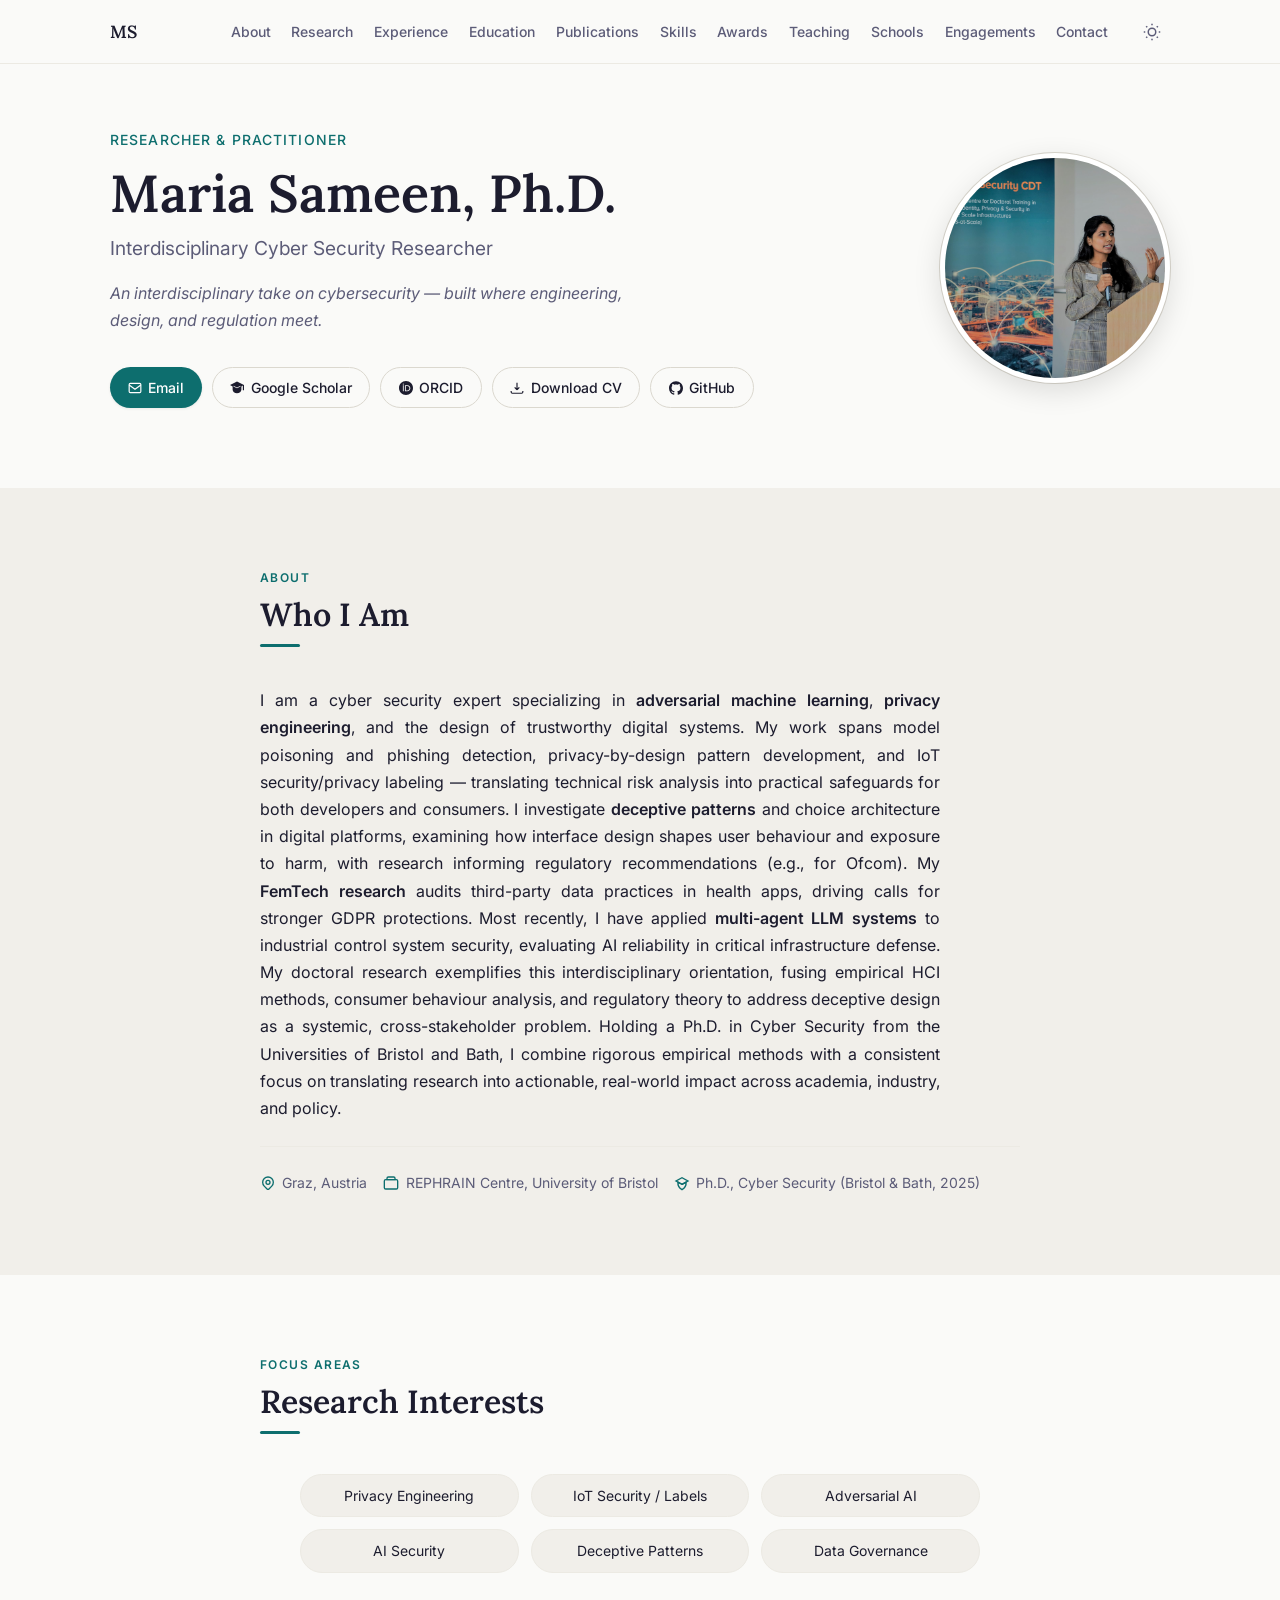
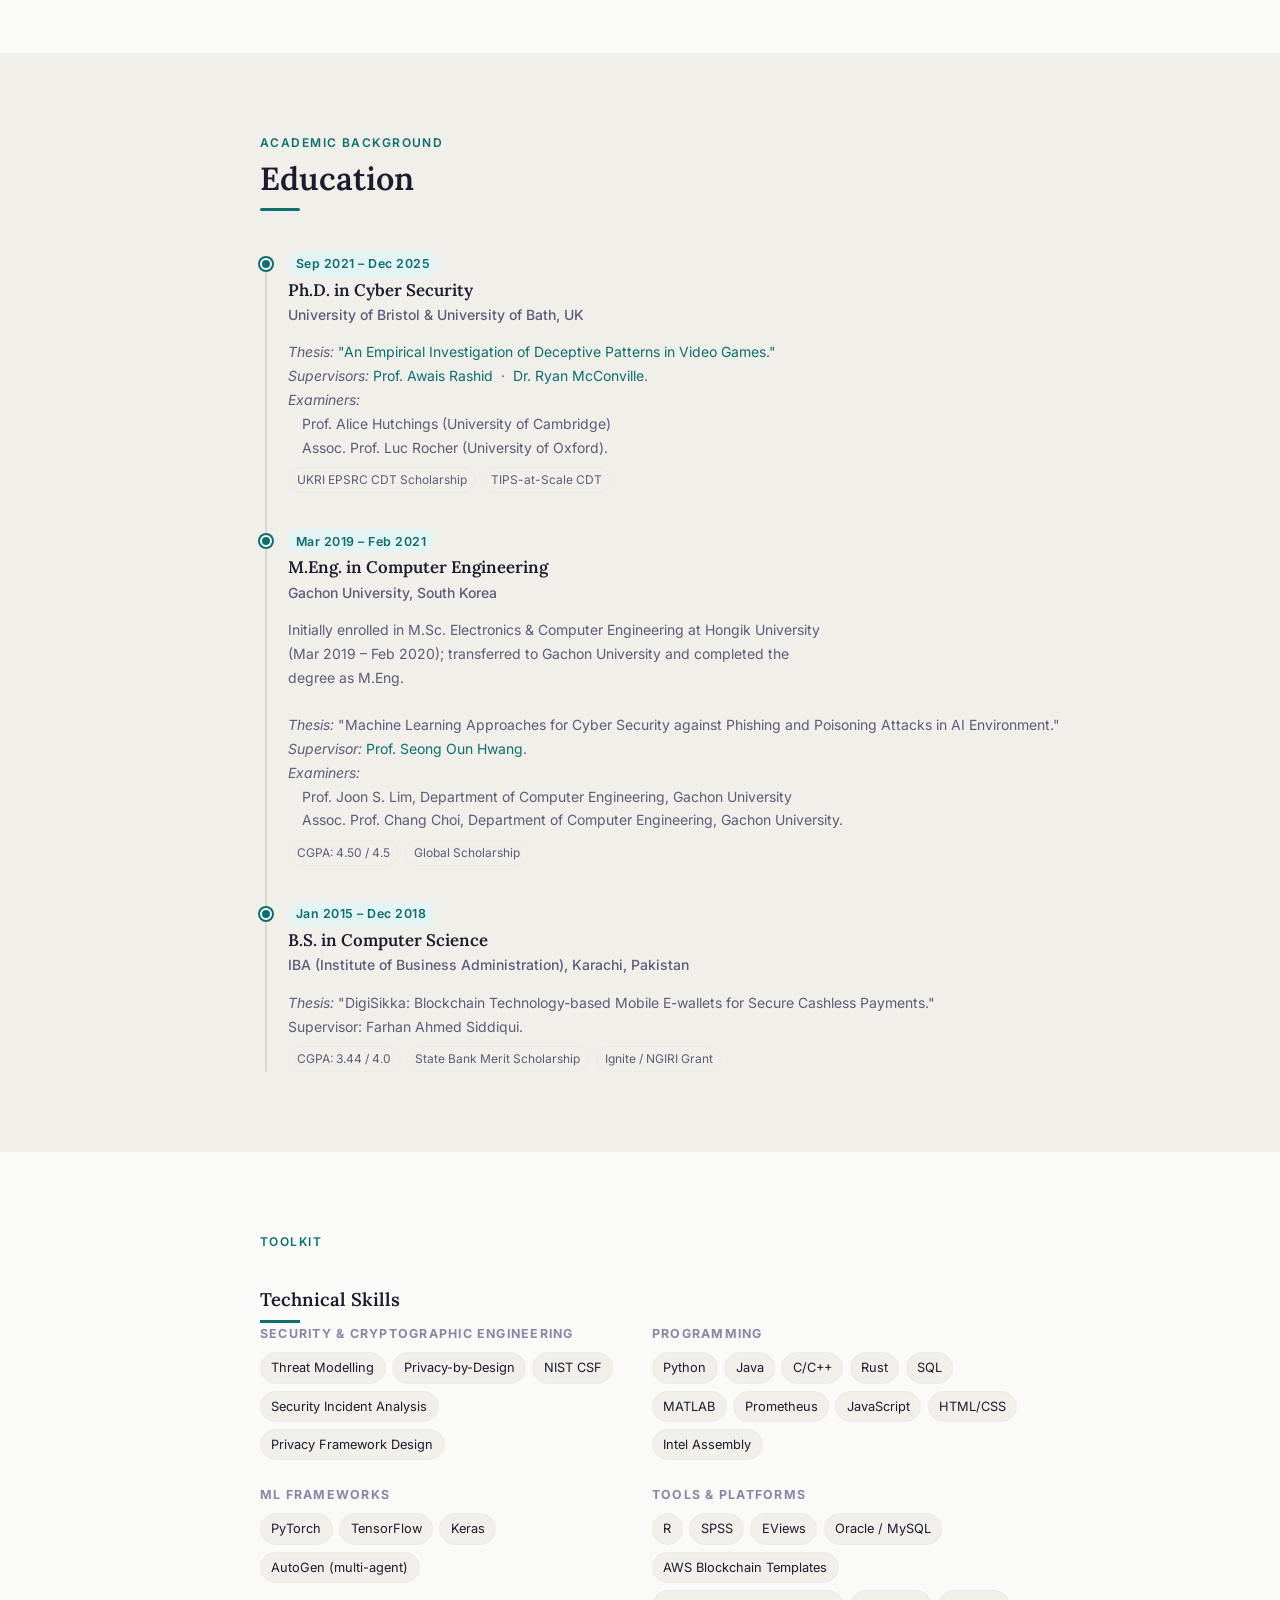
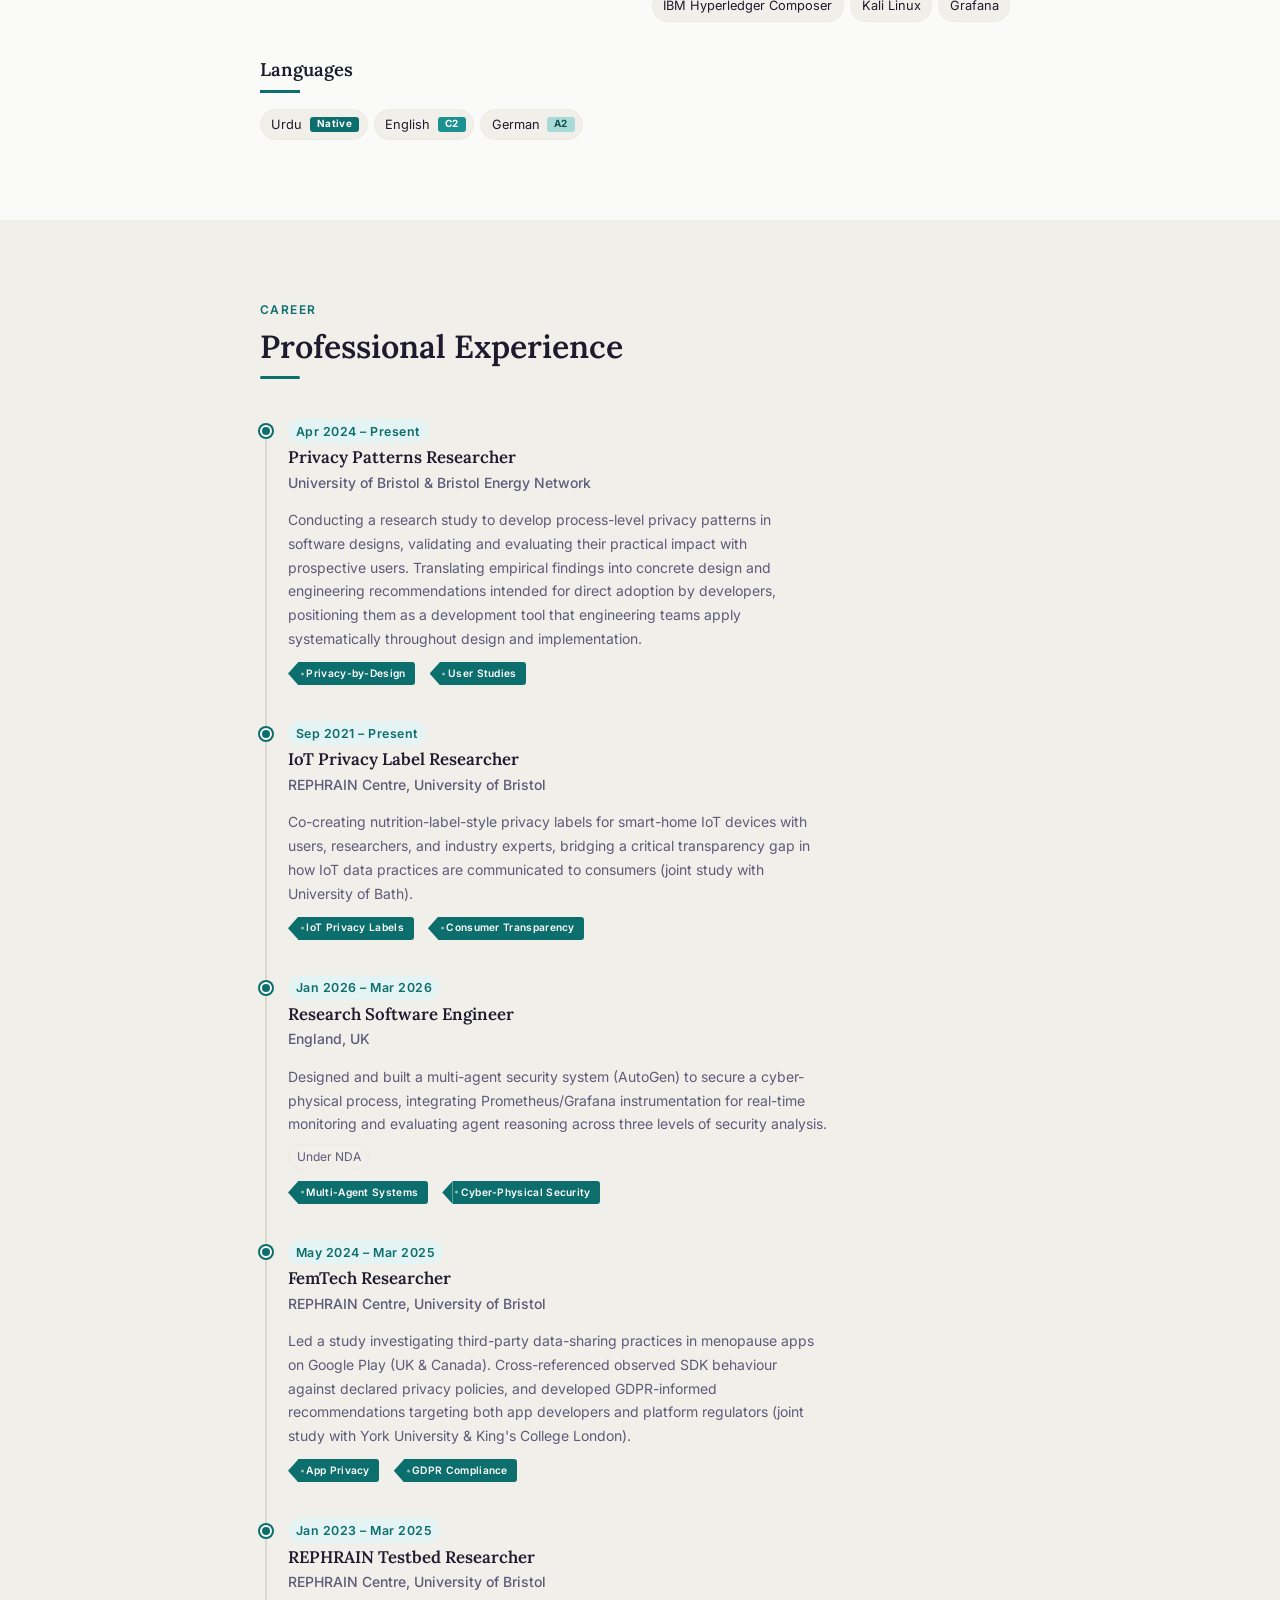
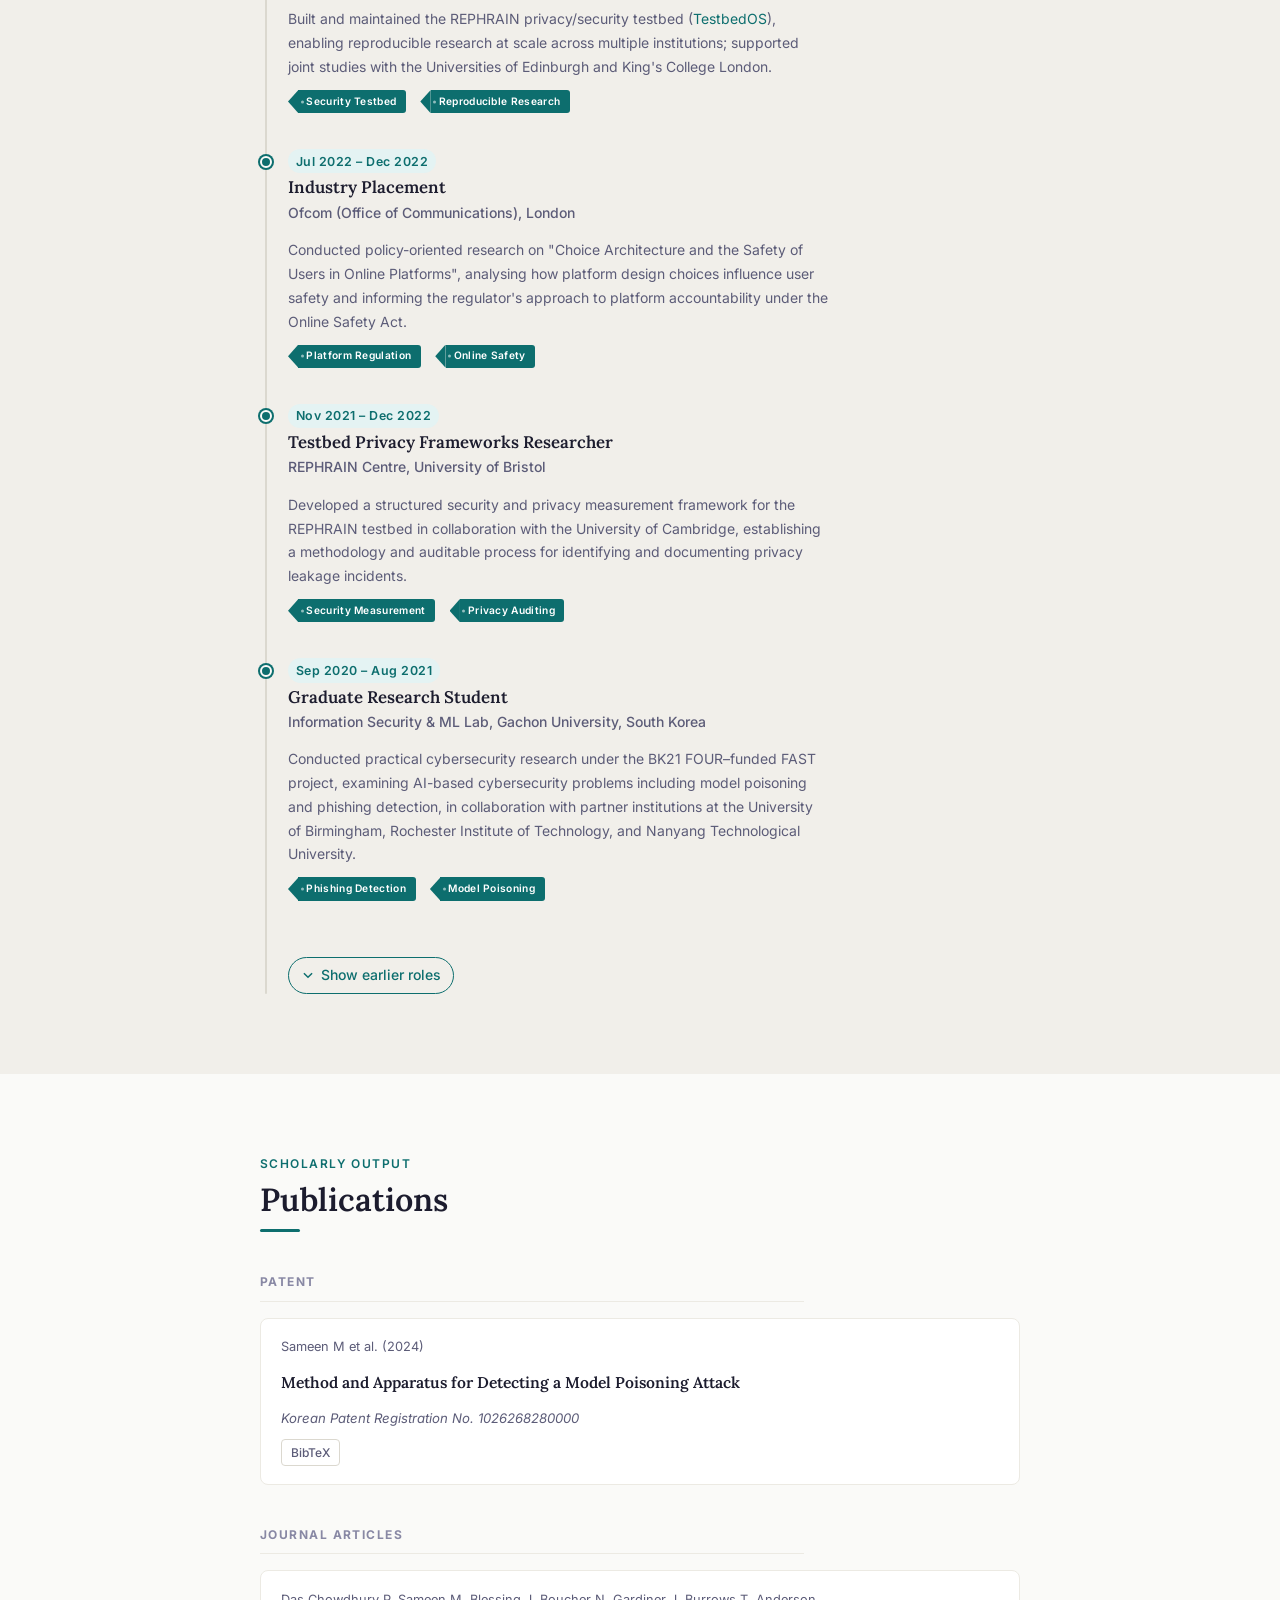
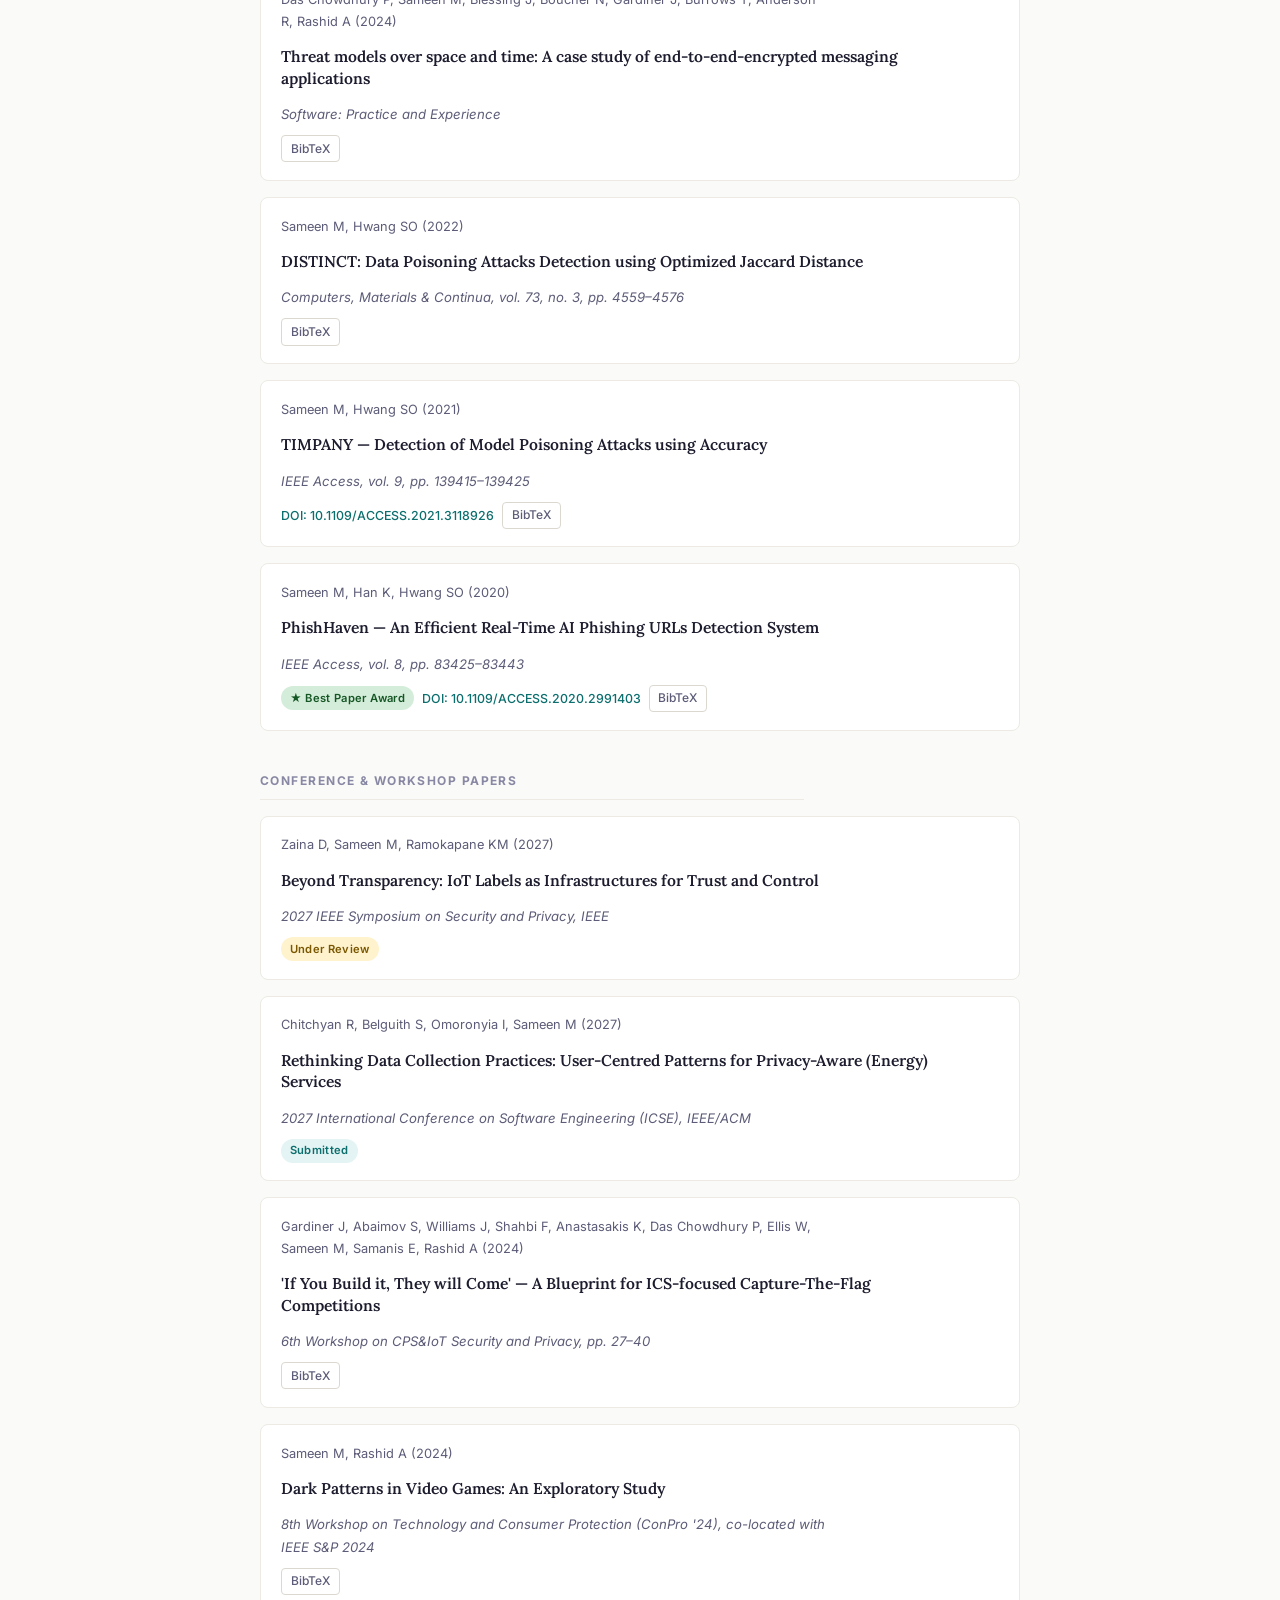
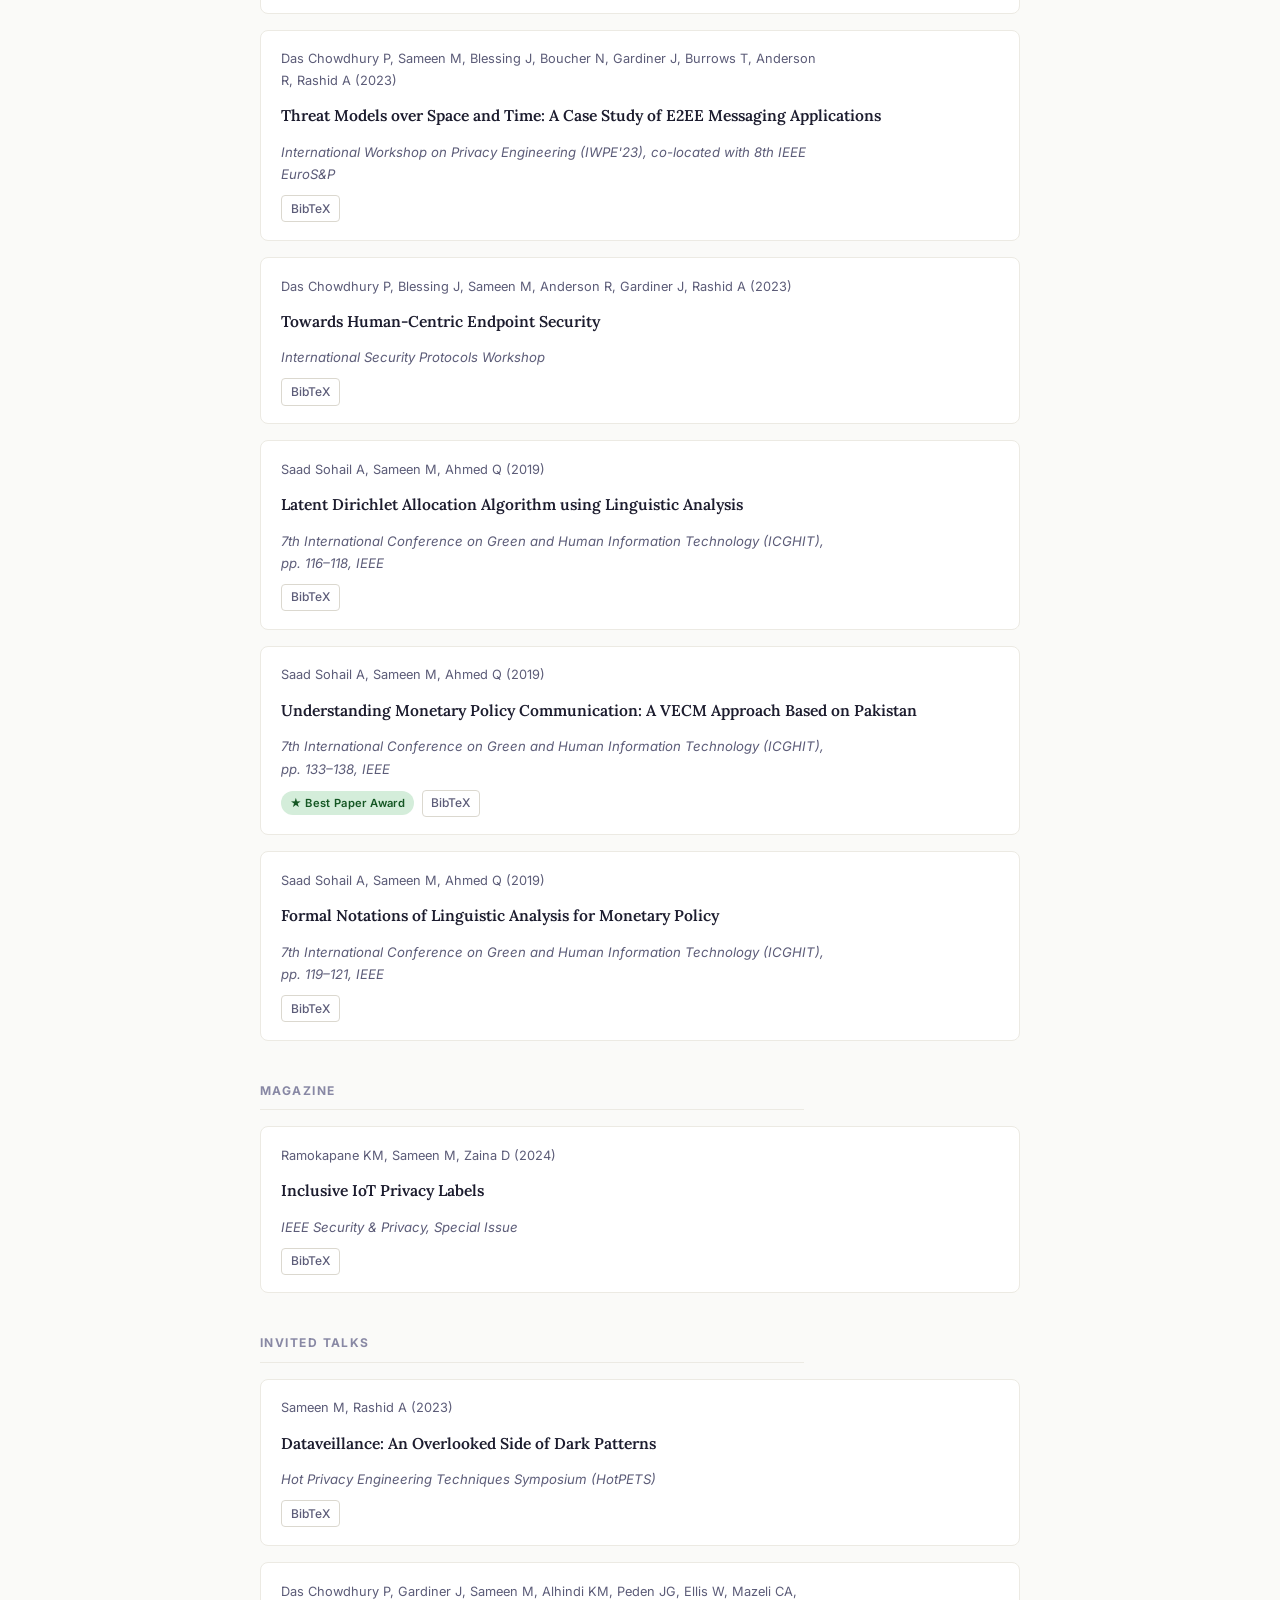
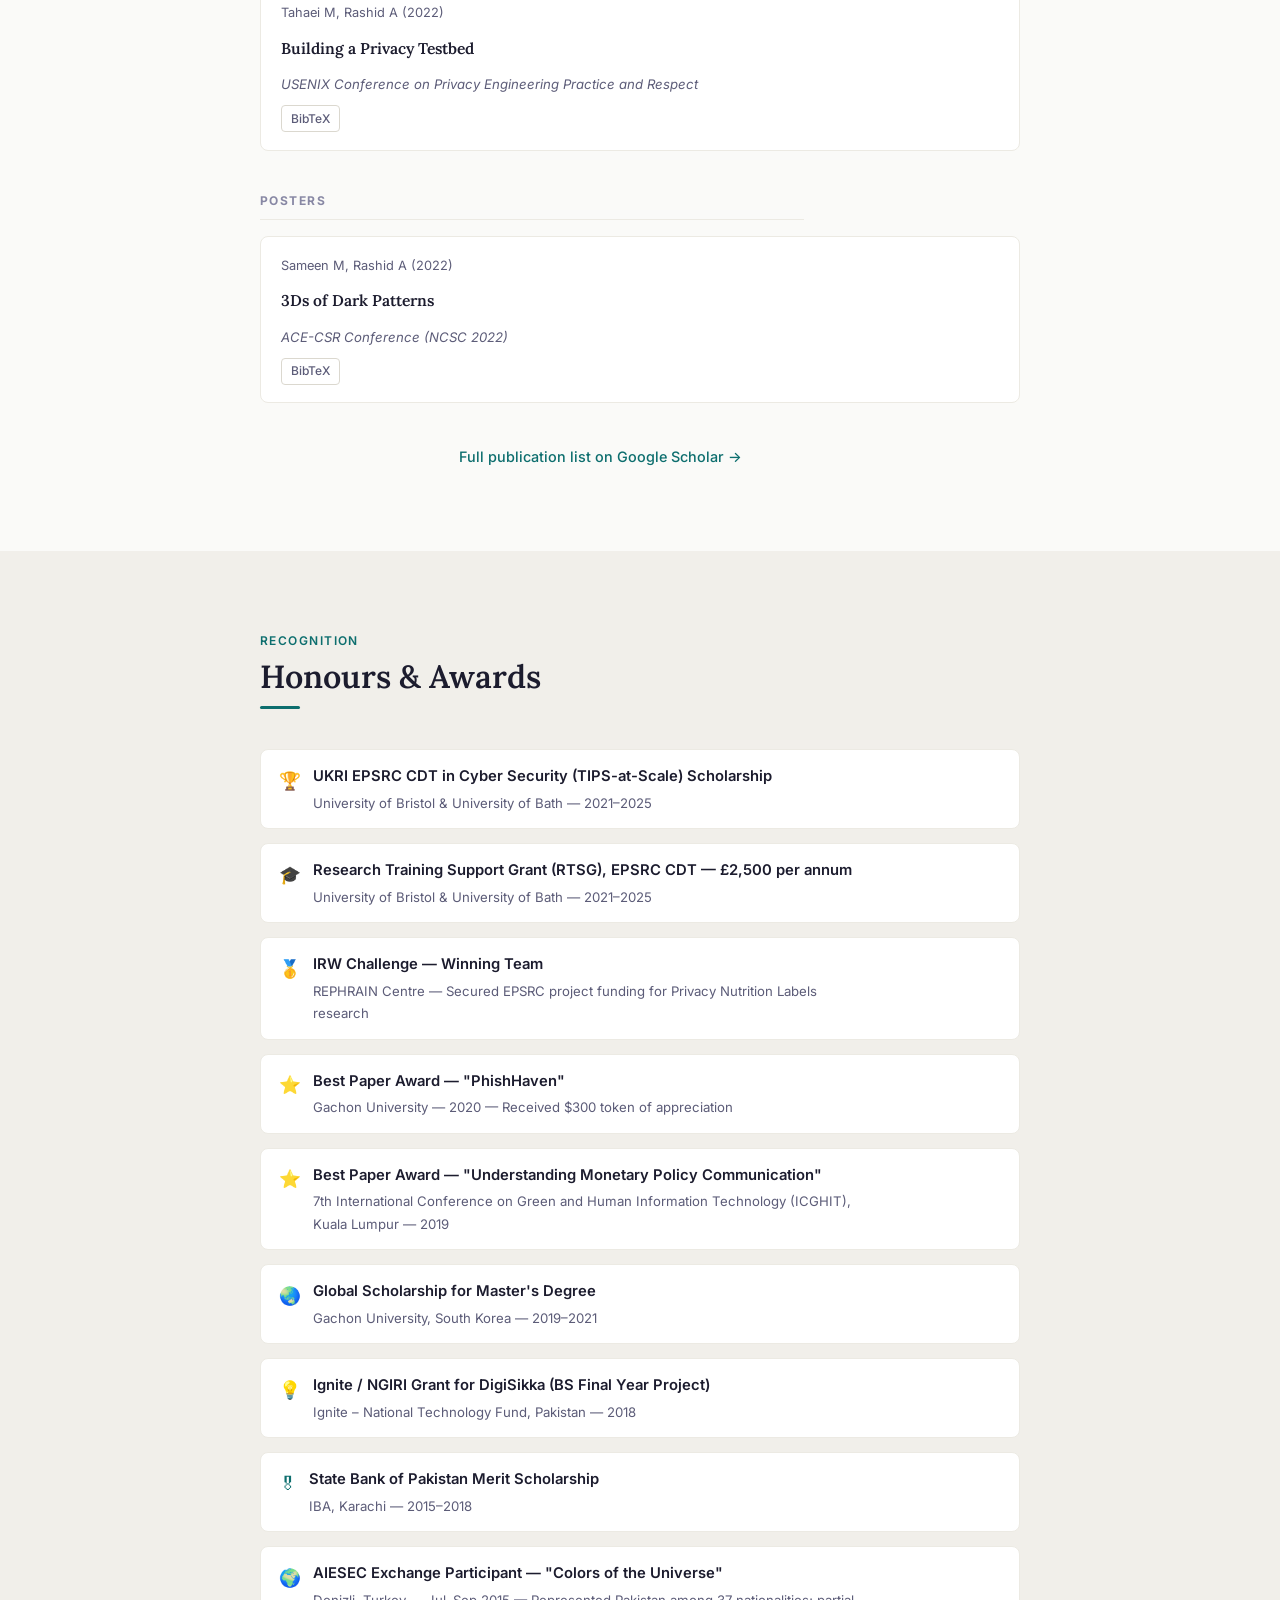
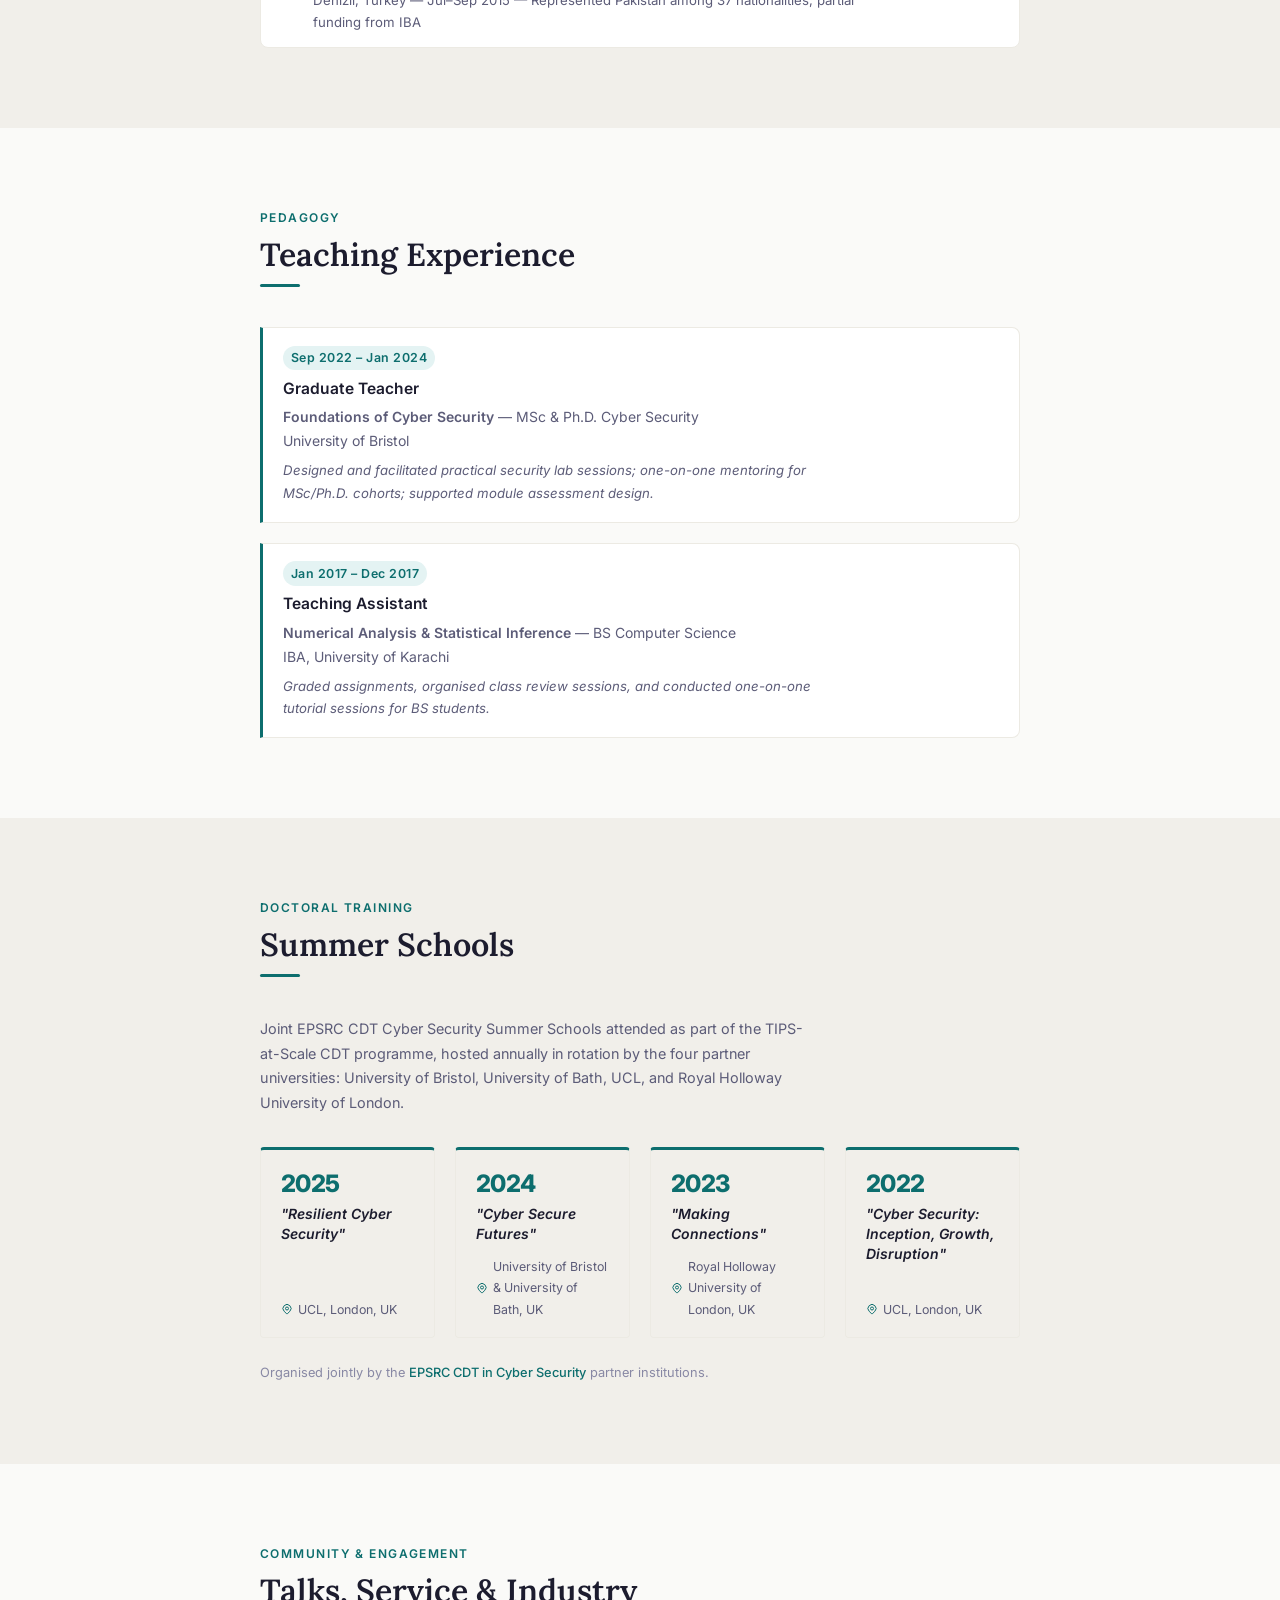
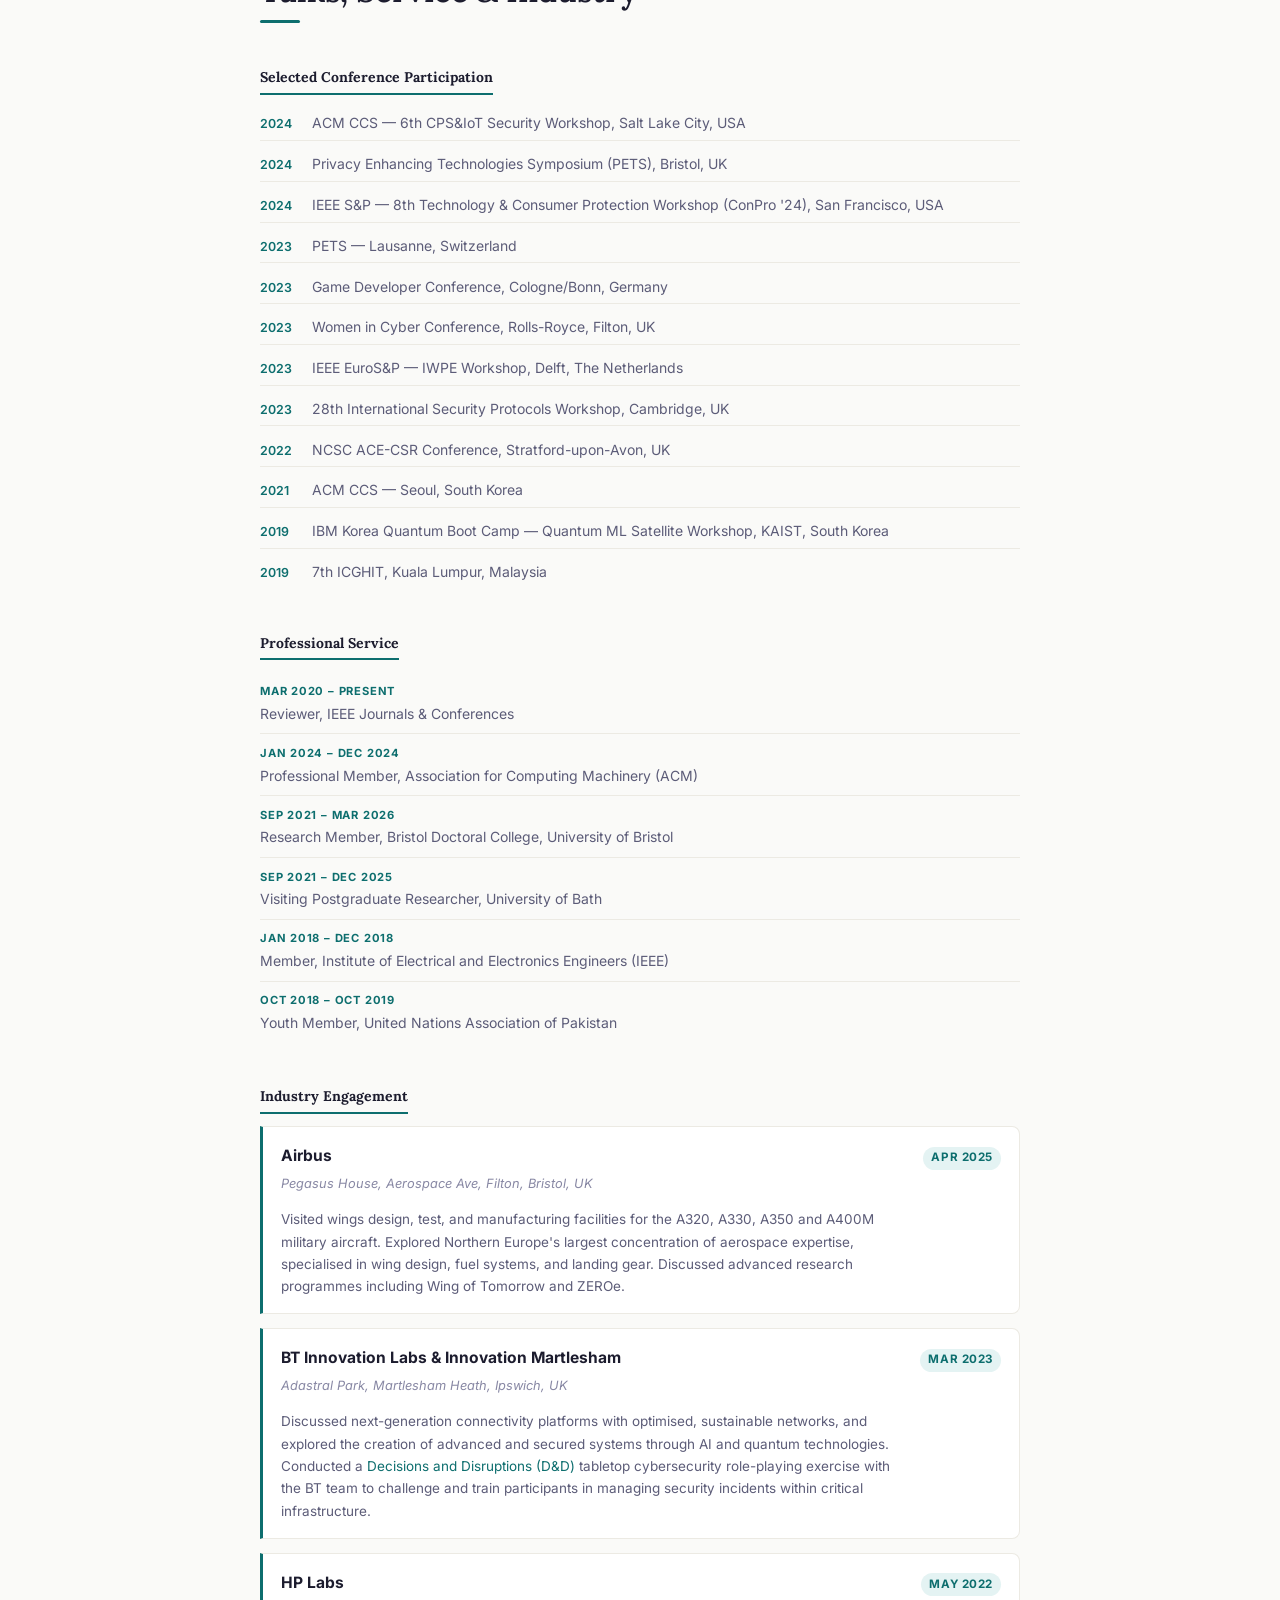
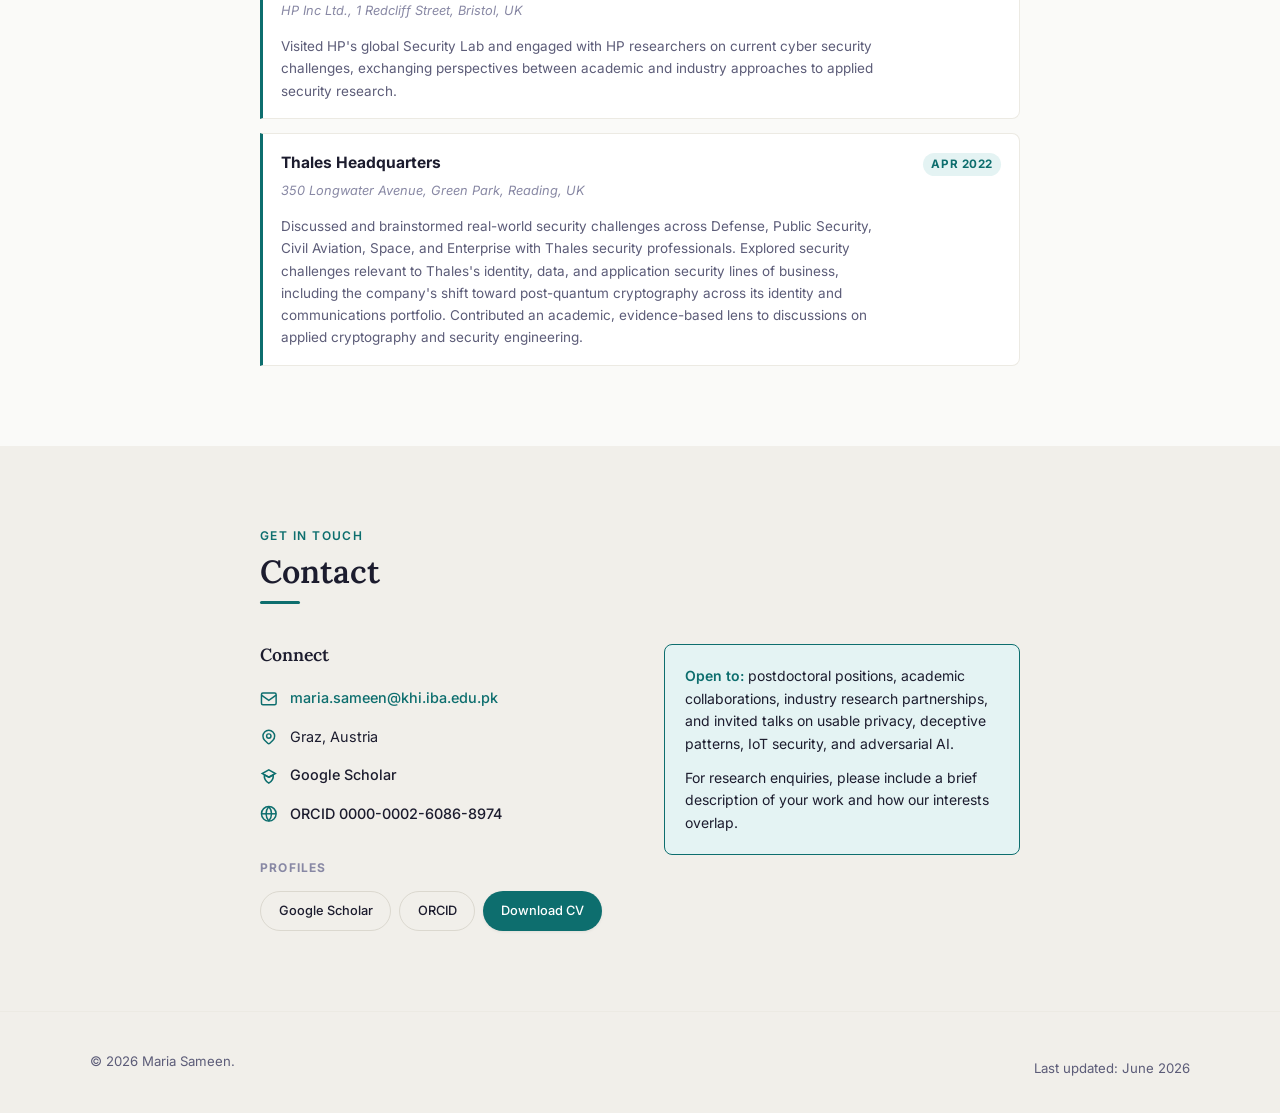
<file: index.html>
<!DOCTYPE html>
<html lang="en" data-theme="light">
<head>
  <meta charset="UTF-8">
  <meta name="viewport" content="width=device-width, initial-scale=1.0">
  <meta http-equiv="X-UA-Compatible" content="IE=edge">

  <!-- ── Primary Meta ─────────────────────────────────────── -->
  <title>Maria Sameen, Ph.D. — Cybersecurity &amp; Usable Privacy Researcher</title>
  <meta name="description" content="Maria Sameen, Ph.D. — Cybersecurity and Usable Privacy researcher. Ph.D. from the Universities of Bristol and Bath. Research on dark patterns in video games, IoT privacy labels, FemTech data sharing, and adversarial machine learning.">
  <meta name="author" content="Maria Sameen">
  <meta name="keywords" content="cybersecurity, usable privacy, dark patterns, IoT privacy labels, adversarial machine learning, phishing detection, privacy by design, FemTech, threat modelling, REPHRAIN">
  <link rel="canonical" href="https://mariasameen.github.io/">

  <!-- ── Open Graph ───────────────────────────────────────── -->
  <meta property="og:type"        content="profile">
  <meta property="og:title"       content="Maria Sameen, Ph.D. — Cybersecurity &amp; Usable Privacy Researcher">
  <meta property="og:description" content="Ph.D. researcher at the intersection of usable privacy, human-centred security, dark patterns, and adversarial ML. REPHRAIN Centre, University of Bristol.">
  <meta property="og:url"         content="https://mariasameen.github.io/">
  <meta property="og:image"       content="https://mariasameen.github.io/assets/img/og-image.jpg">
  <meta property="og:locale"      content="en_GB">
  <meta property="profile:first_name" content="Maria">
  <meta property="profile:last_name"  content="Sameen">

  <!-- ── Twitter Card ─────────────────────────────────────── -->
  <meta name="twitter:card"        content="summary_large_image">
  <meta name="twitter:title"       content="Maria Sameen, Ph.D. — Cybersecurity Researcher">
  <meta name="twitter:description" content="Ph.D. researcher specialising in dark patterns, IoT privacy labels, usable security, and adversarial ML.">
  <meta name="twitter:image"       content="https://mariasameen.github.io/assets/img/og-image.jpg">

  <!-- ── Dublin Core ──────────────────────────────────────── -->
  <meta name="DC.title"       content="Maria Sameen — Academic Portfolio">
  <meta name="DC.creator"     content="Maria Sameen">
  <meta name="DC.subject"     content="Cybersecurity; Usable Privacy; Dark Patterns; IoT; Adversarial Machine Learning">
  <meta name="DC.description" content="Academic portfolio of Dr. Maria Sameen, cybersecurity and usable privacy researcher at REPHRAIN Centre, University of Bristol.">
  <meta name="DC.language"    content="en">
  <meta name="DC.type"        content="Text">
  <meta name="DC.format"      content="text/html">
  <meta name="google-site-verification" content="ul670bhsERWDyQuGqXR5BR8n7BBrui9GAMQyujxNO04" />

  <!-- ── Highwire Press (Google Scholar indexing) ─────────── -->
  <meta name="citation_author"              content="Sameen, Maria">
  <meta name="citation_author_institution"  content="University of Bristol">
  <meta name="citation_author_email"        content="[CONTACT_EMAIL]">

  <!-- ── JSON-LD Structured Data ──────────────────────────── -->
  <script type="application/ld+json">
  {
    "@context": "https://schema.org",
    "@type": "Person",
    "name": "Maria Sameen",
    "honorificSuffix": "Ph.D.",
    "jobTitle": "Cybersecurity & Usable Privacy Researcher",
    "description": "Ph.D. researcher specialising in dark patterns in video games, IoT privacy labels, FemTech data sharing, and adversarial machine learning. REPHRAIN Centre, University of Bristol.",
    "url": "https://mariasameen.github.io",
    "image": "https://mariasameen.github.io/assets/img/profile.jpg",
    "sameAs": [
      "https://orcid.org/0000-0002-6086-8974",
      "https://scholar.google.com/citations?user=vm6Bh0cAAAAJ&hl=en"
    ],
    "alumniOf": [
      { "@type": "CollegeOrUniversity", "name": "University of Bristol", "address": { "@type": "PostalAddress", "addressLocality": "Bristol", "addressCountry": "GB" } },
      { "@type": "CollegeOrUniversity", "name": "University of Bath", "address": { "@type": "PostalAddress", "addressLocality": "Bath", "addressCountry": "GB" } },
      { "@type": "CollegeOrUniversity", "name": "Gachon University", "address": { "@type": "PostalAddress", "addressCountry": "KR" } }
    ],
    "affiliation": { "@type": "Organization", "name": "REPHRAIN Centre, University of Bristol" },
    "knowsAbout": [
      "Cybersecurity", "Usable Privacy", "Dark Patterns", "Deceptive Design",
      "IoT Privacy Labels", "Privacy by Design", "Adversarial Machine Learning",
      "Phishing Detection", "Threat Modelling", "FemTech Privacy"
    ],
    "address": {
      "@type": "PostalAddress",
      "addressLocality": "Graz",
      "addressCountry": "AT"
    }
  }
  </script>

  <!-- ── Fonts ─────────────────────────────────────────────── -->
  <link rel="preconnect" href="https://fonts.googleapis.com">
  <link rel="preconnect" href="https://fonts.gstatic.com" crossorigin>
  <link href="https://fonts.googleapis.com/css2?family=Lora:ital,wght@0,400;0,600;1,400&family=Inter:wght@300;400;500;600&display=swap" rel="stylesheet">

  <!-- ── Stylesheet ───────────────────────────────────────── -->
  <link rel="stylesheet" href="assets/css/style.css">

  <!-- ── Favicon (inline SVG) ─────────────────────────────── -->
  <link rel="icon" href="data:image/svg+xml,<svg xmlns='http://www.w3.org/2000/svg' viewBox='0 0 32 32'><defs><linearGradient id='g' x1='0' y1='0' x2='1' y2='1'><stop offset='0' stop-color='%2316b0b0'/><stop offset='1' stop-color='%230a5252'/></linearGradient></defs><circle cx='16' cy='16' r='16' fill='url(%23g)'/><circle cx='16' cy='16' r='14.5' fill='none' stroke='white' stroke-opacity='0.22' stroke-width='1'/><text x='16' y='21' font-family='Georgia,serif' font-size='14' font-weight='700' fill='white' text-anchor='middle'>MS</text></svg>">

  <!-- Apply stored theme before render to avoid flash -->
  <script>
    (function(){
      var t = localStorage.getItem('theme');
      if (t) document.documentElement.setAttribute('data-theme', t);
      else if (window.matchMedia('(prefers-color-scheme: dark)').matches)
        document.documentElement.setAttribute('data-theme', 'dark');
    })();
  </script>
</head>

<body>
  <!-- ── SKIP LINK ──────────────────────────────────────────── -->
  <a class="skip-link" href="#main-content">Skip to main content</a>

  <!-- ═══════════════════════════════════════════════════════════
       NAVIGATION
  ════════════════════════════════════════════════════════════ -->
  <header class="site-header" role="banner">
    <nav class="nav-inner" role="navigation" aria-label="Main navigation">

      <div class="nav-brand">
        <a href="#home" aria-label="Maria Sameen — home">MS</a>
      </div>

      <!-- Mobile hamburger -->
      <button class="nav-toggle" aria-expanded="false" aria-controls="nav-menu" aria-label="Open navigation menu">
        <span aria-hidden="true"></span>
        <span aria-hidden="true"></span>
        <span aria-hidden="true"></span>
      </button>

      <!-- Nav links -->
      <ul class="nav-links" id="nav-menu" role="list">
        <li><a href="#about"          class="nav-link">About</a></li>
        <li><a href="#research"       class="nav-link">Research</a></li>
        <li><a href="#experience"     class="nav-link">Experience</a></li>
        <li><a href="#education"      class="nav-link">Education</a></li>
        <li><a href="#publications"   class="nav-link">Publications</a></li>
        <li><a href="#skills"         class="nav-link">Skills</a></li>
        <li><a href="#honours"        class="nav-link">Awards</a></li>
        <li><a href="#teaching"       class="nav-link">Teaching</a></li>
        <li><a href="#summer-schools" class="nav-link">Schools</a></li>
        <li><a href="#service"        class="nav-link">Engagements</a></li>
        <li><a href="#contact"        class="nav-link">Contact</a></li>
      </ul>

      <!-- Dark / light toggle -->
      <button class="theme-toggle" id="theme-toggle" aria-label="Switch to dark mode">
        <!-- Sun icon (shown in light mode) -->
        <svg class="icon-sun" xmlns="http://www.w3.org/2000/svg" fill="none" viewBox="0 0 24 24" stroke="currentColor" stroke-width="2" aria-hidden="true">
          <circle cx="12" cy="12" r="5"/><line x1="12" y1="1" x2="12" y2="3"/><line x1="12" y1="21" x2="12" y2="23"/>
          <line x1="4.22" y1="4.22" x2="5.64" y2="5.64"/><line x1="18.36" y1="18.36" x2="19.78" y2="19.78"/>
          <line x1="1" y1="12" x2="3" y2="12"/><line x1="21" y1="12" x2="23" y2="12"/>
          <line x1="4.22" y1="19.78" x2="5.64" y2="18.36"/><line x1="18.36" y1="5.64" x2="19.78" y2="4.22"/>
        </svg>
        <!-- Moon icon (shown in dark mode) -->
        <svg class="icon-moon" xmlns="http://www.w3.org/2000/svg" fill="none" viewBox="0 0 24 24" stroke="currentColor" stroke-width="2" aria-hidden="true">
          <path d="M21 12.79A9 9 0 1111.21 3a7 7 0 109.79 9.79z"/>
        </svg>
      </button>

    </nav>
  </header>

  <main id="main-content">

    <!-- ═══════════════════════════════════════════════════════
         HERO
    ════════════════════════════════════════════════════════ -->
    <section id="home" class="hero" aria-labelledby="hero-name">
      <div class="hero-inner">

        <div class="hero-text">
          <p class="hero-greeting" aria-hidden="true">Researcher &amp; Practitioner</p>
          <h1 class="hero-name" id="hero-name">Maria Sameen,&nbsp;Ph.D.</h1>
          <p class="hero-headline">Interdisciplinary Cyber Security Researcher</p>
          <p class="hero-tagline">
            An interdisciplinary take on cybersecurity — built where engineering, design, and regulation meet.
          </p>

          <div class="hero-links" role="list">
            <!-- ↓ Replace [CONTACT_EMAIL_B64] with base64 of your email address -->
            <span
              class="btn btn--primary contact-obfuscated"
              data-email="bWFyaWEuc2FtZWVuQGtoaS5pYmEuZWR1LnBr"
              role="link"
              tabindex="0"
              aria-label="Send email"
            >
              <!-- Envelope icon -->
              <svg xmlns="http://www.w3.org/2000/svg" width="14" height="14" fill="none" viewBox="0 0 24 24" stroke="currentColor" stroke-width="2" aria-hidden="true"><rect x="2" y="4" width="20" height="16" rx="2"/><path d="M2 7l10 7 10-7"/></svg>
              Email
            </span>

            <a href="https://scholar.google.com/citations?user=vm6Bh0cAAAAJ&hl=en"
               class="btn btn--outline" target="_blank" rel="noopener noreferrer"
               aria-label="Google Scholar profile (opens in new tab)">
              <svg xmlns="http://www.w3.org/2000/svg" width="14" height="14" fill="currentColor" viewBox="0 0 24 24" aria-hidden="true"><path d="M12 1L0 7l4.5 2.25V15c0 3.31 3.37 6 7.5 6s7.5-2.69 7.5-6V9.25L22 7.5V16h2V7L12 1zm6 8.28l-6 3-6-3V8.09l6 3 6-3v1.19z"/></svg>
              Google Scholar
            </a>

            <a href="https://orcid.org/0000-0002-6086-8974"
               class="btn btn--outline" target="_blank" rel="noopener noreferrer"
               aria-label="ORCID profile (opens in new tab)">
              <svg xmlns="http://www.w3.org/2000/svg" width="14" height="14" fill="currentColor" viewBox="0 0 24 24" aria-hidden="true"><path d="M12 0C5.372 0 0 5.372 0 12s5.372 12 12 12 12-5.372 12-12S18.628 0 12 0zM7.369 4.378c.525 0 .947.431.947.947s-.422.947-.947.947a.95.95 0 0 1-.947-.947c0-.525.422-.947.947-.947zm-.722 3.038h1.444v10.041H6.647V7.416zm3.562 0h3.9c3.712 0 5.344 2.653 5.344 5.025 0 2.578-2.016 5.016-5.325 5.016h-3.919V7.416zm1.444 1.303v7.444h2.297c3.272 0 3.872-2.484 3.872-3.722 0-2.016-1.284-3.722-3.828-3.722h-2.341z"/></svg>
              ORCID
            </a>

            <a href="assets/cv/Maria_Sameen_CV.pdf"
               class="btn btn--outline" download
               aria-label="Download CV (PDF)">
              <svg xmlns="http://www.w3.org/2000/svg" width="14" height="14" fill="none" viewBox="0 0 24 24" stroke="currentColor" stroke-width="2" aria-hidden="true"><path d="M12 15V3m0 12l-4-4m4 4l4-4"/><path d="M2 17v2a2 2 0 002 2h16a2 2 0 002-2v-2"/></svg>
              Download CV
            </a>

            <a href="https://github.com/MariaSameen"
               class="btn btn--outline" target="_blank" rel="noopener noreferrer"
               aria-label="GitHub profile (opens in new tab)">
              <svg xmlns="http://www.w3.org/2000/svg" width="14" height="14" fill="currentColor" viewBox="0 0 24 24" aria-hidden="true"><path d="M12 .297c-6.63 0-12 5.373-12 12 0 5.303 3.438 9.8 8.205 11.385.6.113.82-.258.82-.577 0-.285-.01-1.04-.015-2.04-3.338.724-4.042-1.61-4.042-1.61C4.422 18.07 3.633 17.7 3.633 17.7c-1.087-.744.084-.729.084-.729 1.205.084 1.838 1.236 1.838 1.236 1.07 1.835 2.809 1.305 3.495.998.108-.776.417-1.305.76-1.605-2.665-.3-5.466-1.332-5.466-5.93 0-1.31.465-2.38 1.235-3.22-.135-.303-.54-1.523.105-3.176 0 0 1.005-.322 3.3 1.23.96-.267 1.98-.399 3-.405 1.02.006 2.04.138 3 .405 2.28-1.552 3.285-1.23 3.285-1.23.645 1.653.24 2.873.12 3.176.765.84 1.23 1.91 1.23 3.22 0 4.61-2.805 5.625-5.475 5.92.42.36.81 1.096.81 2.22 0 1.606-.015 2.896-.015 3.286 0 .315.21.69.825.57C20.565 22.092 24 17.592 24 12.297c0-6.627-5.373-12-12-12"/></svg>
              GitHub
            </a>
          </div>
        </div><!-- /hero-text -->

        <div class="hero-photo" aria-hidden="true">
          <div class="photo-wrap">
              <!-- Replace this placeholder with: -->
              <img src="assets/img/profile.jpg" alt="Portrait of Maria Sameen" width="230" height="230">
            <!-- <div class="photo-placeholder" aria-label="Profile photo placeholder">MS</div> -->
          </div>
        </div>

      </div><!-- /hero-inner -->
    </section>

    <!-- ═══════════════════════════════════════════════════════
         ABOUT
    ════════════════════════════════════════════════════════ -->
    <section id="about" class="section section--alt" aria-labelledby="about-heading">
      <div class="container">
        <div class="section-title">
          <p class="section-label">About</p>
          <h2 id="about-heading">Who I Am</h2>
        </div>

        <div class="about-grid">
          <div class="about-text">
            <p>
              I am a cyber security expert specializing in <strong>adversarial machine learning</strong>,
              <strong>privacy engineering</strong>, and the design of trustworthy digital systems.
              My work spans model poisoning and phishing detection, privacy-by-design pattern
              development, and IoT security/privacy labeling — translating technical risk analysis
              into practical safeguards for both developers and consumers. I investigate
              <strong>deceptive patterns</strong> and choice architecture in digital platforms,
              examining how interface design shapes user behaviour and exposure to harm, with
              research informing regulatory recommendations (e.g., for Ofcom). My
              <strong>FemTech research</strong> audits third-party data practices in health apps,
              driving calls for stronger GDPR protections. Most recently, I have applied
              <strong>multi-agent LLM systems</strong> to industrial control system security,
              evaluating AI reliability in critical infrastructure defense. My doctoral research
              exemplifies this interdisciplinary orientation, fusing empirical HCI methods,
              consumer behaviour analysis, and regulatory theory to address deceptive design as a
              systemic, cross-stakeholder problem. Holding a Ph.D. in Cyber Security from the
              Universities of Bristol and Bath, I combine rigorous empirical methods with a
              consistent focus on translating research into actionable, real-world impact across
              academia, industry, and policy.
            </p>

            <div class="about-meta">
              <span class="about-meta-item">
                <svg xmlns="http://www.w3.org/2000/svg" fill="none" viewBox="0 0 24 24" stroke="currentColor" stroke-width="2" aria-hidden="true"><path d="M17.657 16.657L13.414 20.9a2 2 0 01-2.828 0l-4.243-4.243a8 8 0 1111.314 0z"/><circle cx="12" cy="11" r="3"/></svg>
                Graz, Austria
              </span>
              <span class="about-meta-item">
                <svg xmlns="http://www.w3.org/2000/svg" fill="none" viewBox="0 0 24 24" stroke="currentColor" stroke-width="2" aria-hidden="true"><rect x="2" y="7" width="20" height="14" rx="2"/><path d="M16 3H8a2 2 0 00-2 2v2h12V5a2 2 0 00-2-2z"/></svg>
                REPHRAIN Centre, University of Bristol
              </span>
              <span class="about-meta-item">
                <svg xmlns="http://www.w3.org/2000/svg" fill="none" viewBox="0 0 24 24" stroke="currentColor" stroke-width="2" aria-hidden="true"><path d="M12 14l9-5-9-5-9 5 9 5z"/><path d="M12 14l6.16-3.422A12 12 0 0112 22a12 12 0 01-6.16-11.422L12 14z"/></svg>
                Ph.D., Cyber Security (Bristol &amp; Bath, 2025)
              </span>
            </div>
          </div>
        </div>
      </div>
    </section>

    <!-- ═══════════════════════════════════════════════════════
         RESEARCH INTERESTS
    ════════════════════════════════════════════════════════ -->
    <section id="research" class="section" aria-labelledby="research-heading">
      <div class="container">
        <div class="section-title">
          <p class="section-label">Focus Areas</p>
          <h2 id="research-heading">Research Interests</h2>
        </div>

        <div class="research-tags">
          <span class="skill-tag">Privacy Engineering</span>
          <span class="skill-tag">IoT Security / Labels</span>
          <span class="skill-tag">Adversarial AI</span>
          <span class="skill-tag">AI Security</span>
          <span class="skill-tag">Deceptive Patterns</span>
          <span class="skill-tag">Data Governance</span>
        </div>
      </div>
    </section>

    <!-- ═══════════════════════════════════════════════════════
         EDUCATION
    ════════════════════════════════════════════════════════ -->
    <section id="education" class="section section--alt" aria-labelledby="edu-heading">
      <div class="container">
        <div class="section-title">
          <p class="section-label">Academic Background</p>
          <h2 id="edu-heading">Education</h2>
        </div>

        <div class="timeline" role="list">

          <!-- PhD -->
          <article class="timeline-item" role="listitem">
            <div class="timeline-dot" aria-hidden="true"></div>
            <div class="timeline-header">
              <time class="timeline-period">Sep 2021 – Dec 2025</time>
            </div>
            <h3 class="timeline-title">Ph.D. in Cyber Security</h3>
            <p class="timeline-org">University of Bristol &amp; University of Bath, UK</p>
            <p class="timeline-desc">
              <em>Thesis:</em> <a href="https://research-information.bris.ac.uk/en/studentTheses/an-empirical-investigation-of-deceptive-patterns-in-video-games/" target="_blank" rel="noopener noreferrer" style="white-space: nowrap;">"An Empirical Investigation of Deceptive Patterns in Video Games."</a><br>
              <em>Supervisors:</em> <a href="https://research-information.bris.ac.uk/en/persons/awais-rashid/" target="_blank" rel="noopener noreferrer">Prof. Awais Rashid</a> &nbsp;·&nbsp; <a href="https://www.bristol.ac.uk/people/person/Ryan-McConville-9a7df43a-266e-4a28-8c1d-046d6cf0a204/" target="_blank" rel="noopener noreferrer">Dr. Ryan McConville</a>.<br>
              <em>Examiners:</em><br>
              &emsp;Prof. Alice Hutchings (University of Cambridge)<br>
              &emsp;Assoc. Prof. Luc Rocher (University of Oxford).
            </p>
            <div class="timeline-meta">
              <span class="meta-chip">UKRI EPSRC CDT Scholarship</span>
              <span class="meta-chip">TIPS-at-Scale CDT</span>
            </div>
          </article>

          <!-- MEng -->
          <article class="timeline-item" role="listitem">
            <div class="timeline-dot" aria-hidden="true"></div>
            <div class="timeline-header">
              <time class="timeline-period">Mar 2019 – Feb 2021</time>
            </div>
            <h3 class="timeline-title">M.Eng. in Computer Engineering</h3>
            <p class="timeline-org">Gachon University, South Korea</p>
            <p class="timeline-desc">
              Initially enrolled in M.Sc. Electronics &amp; Computer Engineering at Hongik University (Mar 2019 – Feb 2020); transferred to Gachon University and completed the degree as M.Eng.<br>
              <br>
              <span style="white-space: nowrap;"><em>Thesis:</em> "Machine Learning Approaches for Cyber Security against Phishing and Poisoning Attacks in AI Environment."</span><br>
              <em>Supervisor:</em> <a href="https://ai-security.github.io/professor_main_e.htm" target="_blank" rel="noopener noreferrer">Prof. Seong Oun Hwang</a>.<br>
              <em>Examiners:</em><br>
              &emsp;Prof. Joon S. Lim, Department of Computer Engineering, Gachon University<br>
              <span style="white-space: nowrap;">&emsp;Assoc. Prof. Chang Choi, Department of Computer Engineering, Gachon University.</span>
            </p>
            <div class="timeline-meta">
              <span class="meta-chip">CGPA: 4.50 / 4.5</span>
              <span class="meta-chip">Global Scholarship</span>
            </div>
          </article>

          <!-- BS -->
          <article class="timeline-item" role="listitem">
            <div class="timeline-dot" aria-hidden="true"></div>
            <div class="timeline-header">
              <time class="timeline-period">Jan 2015 – Dec 2018</time>
            </div>
            <h3 class="timeline-title">B.S. in Computer Science</h3>
            <p class="timeline-org">IBA (Institute of Business Administration), Karachi, Pakistan</p>
            <p class="timeline-desc">
              <span style="white-space: nowrap;"><em>Thesis:</em> "DigiSikka: Blockchain Technology-based Mobile E-wallets for Secure Cashless Payments."</span><br>
              Supervisor: Farhan Ahmed Siddiqui.
            </p>
            <div class="timeline-meta">
              <span class="meta-chip">CGPA: 3.44 / 4.0</span>
              <span class="meta-chip">State Bank Merit Scholarship</span>
              <span class="meta-chip">Ignite / NGIRI Grant</span>
            </div>
          </article>

        </div>
      </div>
    </section>

    <!-- ═══════════════════════════════════════════════════════
         TECHNICAL SKILLS
    ════════════════════════════════════════════════════════ -->
    <section id="skills" class="section" aria-labelledby="skills-heading">
      <div class="container">
        <p class="section-label">Toolkit</p>
        <h3 class="lang-title" id="skills-heading">Technical Skills</h3>
        <div class="skills-grid">
          <div class="skill-group">
            <p class="skill-group-name">Security &amp; Cryptographic Engineering</p>
            <div class="skill-tags">
              <span class="skill-tag">Threat Modelling</span>
              <span class="skill-tag">Privacy-by-Design</span>
              <span class="skill-tag">NIST CSF</span>
              <span class="skill-tag">Security Incident Analysis</span>
              <span class="skill-tag">Privacy Framework Design</span>
            </div>
          </div>
          <div class="skill-group">
            <p class="skill-group-name">Programming</p>
            <div class="skill-tags">
              <span class="skill-tag">Python</span>
              <span class="skill-tag">Java</span>
              <span class="skill-tag">C/C++</span>
              <span class="skill-tag">Rust</span>
              <span class="skill-tag">SQL</span>
              <span class="skill-tag">MATLAB</span>
              <span class="skill-tag">Prometheus</span>
              <span class="skill-tag">JavaScript</span>
              <span class="skill-tag">HTML/CSS</span>
              <span class="skill-tag">Intel Assembly</span>
            </div>
          </div>
          <div class="skill-group">
            <p class="skill-group-name">ML Frameworks</p>
            <div class="skill-tags">
              <span class="skill-tag">PyTorch</span>
              <span class="skill-tag">TensorFlow</span>
              <span class="skill-tag">Keras</span>
              <span class="skill-tag">AutoGen (multi-agent)</span>
            </div>
          </div>
          <div class="skill-group">
            <p class="skill-group-name">Tools &amp; Platforms</p>
            <div class="skill-tags">
              <span class="skill-tag">R</span>
              <span class="skill-tag">SPSS</span>
              <span class="skill-tag">EViews</span>
              <span class="skill-tag">Oracle / MySQL</span>
              <span class="skill-tag">AWS Blockchain Templates</span>
              <span class="skill-tag">IBM Hyperledger Composer</span>
              <span class="skill-tag">Kali Linux</span>
              <span class="skill-tag">Grafana</span>
            </div>
          </div>
        </div><!-- /skills-grid -->

        <h3 class="lang-title">Languages</h3>
        <div class="skill-tags" style="margin-top: 1rem;">
          <span class="skill-tag lang-tag">Urdu <span class="lang-badge lang-badge--native">Native</span></span>
          <span class="skill-tag lang-tag">English <span class="lang-badge lang-badge--c2">C2</span></span>
          <span class="skill-tag lang-tag">German <span class="lang-badge lang-badge--a1">A2</span></span>
        </div>
      </div>
    </section>

    <!-- ═══════════════════════════════════════════════════════
         EXPERIENCE
    ════════════════════════════════════════════════════════ -->
    <section id="experience" class="section section--alt" aria-labelledby="exp-heading">
      <div class="container">
        <div class="section-title">
          <p class="section-label">Career</p>
          <h2 id="exp-heading">Professional Experience</h2>
        </div>

        <div class="timeline" role="list">

          <!-- Privacy Patterns Researcher -->
          <article class="timeline-item" role="listitem">
            <div class="timeline-dot" aria-hidden="true"></div>
            <div class="timeline-header">
              <time class="timeline-period">Apr 2024 – Present</time>
            </div>
            <h3 class="timeline-title">Privacy Patterns Researcher</h3>
            <p class="timeline-org">University of Bristol &amp; Bristol Energy Network</p>
            <p class="timeline-desc">
              Conducting a research study to develop process-level privacy patterns in software designs, validating and evaluating their practical impact with prospective users. Translating empirical findings into concrete design and engineering recommendations intended for direct adoption by developers, positioning them as a development tool that engineering teams apply systematically throughout design and implementation.
            </p>
            <div class="focus-tags">
              <span class="focus-tag">Privacy-by-Design</span>
              <span class="focus-tag">User Studies</span>
            </div>
          </article>

          <!-- IoT Privacy Label Researcher -->
          <article class="timeline-item" role="listitem">
            <div class="timeline-dot" aria-hidden="true"></div>
            <div class="timeline-header">
              <time class="timeline-period">Sep 2021 – Present</time>
            </div>
            <h3 class="timeline-title">IoT Privacy Label Researcher</h3>
            <p class="timeline-org">REPHRAIN Centre, University of Bristol</p>
            <p class="timeline-desc">
              Co-creating nutrition-label-style privacy labels for smart-home IoT devices with users, researchers, and industry experts, bridging a critical transparency gap in how IoT data practices are communicated to consumers (joint study with University of Bath).
            </p>
            <div class="focus-tags">
              <span class="focus-tag">IoT Privacy Labels</span>
              <span class="focus-tag">Consumer Transparency</span>
            </div>
          </article>

          <!-- Research Software Engineer -->
          <article class="timeline-item" role="listitem">
            <div class="timeline-dot" aria-hidden="true"></div>
            <div class="timeline-header">
              <time class="timeline-period">Jan 2026 – Mar 2026</time>
            </div>
            <h3 class="timeline-title">Research Software Engineer</h3>
            <p class="timeline-org">England, UK</p>
            <p class="timeline-desc">
              Designed and built a multi-agent security system (AutoGen) to secure a cyber-physical process, integrating Prometheus/Grafana instrumentation for real-time monitoring and evaluating agent reasoning across three levels of security analysis.
            </p>
            <div class="timeline-meta">
              <span class="meta-chip">Under NDA</span>
            </div>
            <div class="focus-tags">
              <span class="focus-tag">Multi-Agent Systems</span>
              <span class="focus-tag">Cyber-Physical Security</span>
            </div>
          </article>

          <!-- FemTech Researcher -->
          <article class="timeline-item" role="listitem">
            <div class="timeline-dot" aria-hidden="true"></div>
            <div class="timeline-header">
              <time class="timeline-period">May 2024 – Mar 2025</time>
            </div>
            <h3 class="timeline-title">FemTech Researcher</h3>
            <p class="timeline-org">REPHRAIN Centre, University of Bristol</p>
            <p class="timeline-desc">
              Led a study investigating third-party data-sharing practices in menopause apps on Google Play (UK &amp; Canada). Cross-referenced observed SDK behaviour against declared privacy policies, and developed GDPR-informed recommendations targeting both app developers and platform regulators (joint study with York University &amp; King's College London).
            </p>
            <div class="focus-tags">
              <span class="focus-tag">App Privacy</span>
              <span class="focus-tag">GDPR Compliance</span>
            </div>
          </article>

          <!-- REPHRAIN Testbed Researcher -->
          <article class="timeline-item" role="listitem">
            <div class="timeline-dot" aria-hidden="true"></div>
            <div class="timeline-header">
              <time class="timeline-period">Jan 2023 – Mar 2025</time>
            </div>
            <h3 class="timeline-title">REPHRAIN Testbed Researcher</h3>
            <p class="timeline-org">REPHRAIN Centre, University of Bristol</p>
            <p class="timeline-desc">
              Built and maintained the REPHRAIN privacy/security testbed (<a href="https://github.com/Bristol-Cyber-Security-Group/testbed-os" target="_blank" rel="noopener noreferrer">TestbedOS</a>), enabling reproducible research at scale across multiple institutions; supported joint studies with the Universities of Edinburgh and King's College London.
            </p>
            <div class="focus-tags">
              <span class="focus-tag">Security Testbed</span>
              <span class="focus-tag">Reproducible Research</span>
            </div>
          </article>

          <!-- Industry Placement: Ofcom -->
          <article class="timeline-item" role="listitem">
            <div class="timeline-dot" aria-hidden="true"></div>
            <div class="timeline-header">
              <time class="timeline-period">Jul 2022 – Dec 2022</time>
            </div>
            <h3 class="timeline-title">Industry Placement</h3>
            <p class="timeline-org">Ofcom (Office of Communications), London</p>
            <p class="timeline-desc">
              Conducted policy-oriented research on "Choice Architecture and the Safety of Users in Online Platforms", analysing how platform design choices influence user safety and informing the regulator's approach to platform accountability under the Online Safety Act.
            </p>
            <div class="focus-tags">
              <span class="focus-tag">Platform Regulation</span>
              <span class="focus-tag">Online Safety</span>
            </div>
          </article>

          <!-- Testbed Privacy Frameworks Researcher -->
          <article class="timeline-item" role="listitem">
            <div class="timeline-dot" aria-hidden="true"></div>
            <div class="timeline-header">
              <time class="timeline-period">Nov 2021 – Dec 2022</time>
            </div>
            <h3 class="timeline-title">Testbed Privacy Frameworks Researcher</h3>
            <p class="timeline-org">REPHRAIN Centre, University of Bristol</p>
            <p class="timeline-desc">
              Developed a structured security and privacy measurement framework for the REPHRAIN testbed in collaboration with the University of Cambridge, establishing a methodology and auditable process for identifying and documenting privacy leakage incidents.
            </p>
            <div class="focus-tags">
              <span class="focus-tag">Security Measurement</span>
              <span class="focus-tag">Privacy Auditing</span>
            </div>
          </article>

          <!-- Graduate Research Student -->
          <article class="timeline-item" role="listitem">
            <div class="timeline-dot" aria-hidden="true"></div>
            <div class="timeline-header">
              <time class="timeline-period">Sep 2020 – Aug 2021</time>
            </div>
            <h3 class="timeline-title">Graduate Research Student</h3>
            <p class="timeline-org">Information Security &amp; ML Lab, Gachon University, South Korea</p>
            <p class="timeline-desc">
              Conducted practical cybersecurity research under the BK21 FOUR–funded FAST project, examining AI-based cybersecurity problems including model poisoning and phishing detection, in collaboration with partner institutions at the University of Birmingham, Rochester Institute of Technology, and Nanyang Technological University.
            </p>
            <div class="focus-tags">
              <span class="focus-tag">Phishing Detection</span>
              <span class="focus-tag">Model Poisoning</span>
            </div>
          </article>

          <!-- Expand button for earlier roles -->
          <button class="timeline-expand-btn"
                  aria-expanded="false"
                  aria-controls="earlier-roles">
            <svg xmlns="http://www.w3.org/2000/svg" fill="none" viewBox="0 0 24 24" stroke="currentColor" stroke-width="2.5" aria-hidden="true"><path d="M19 9l-7 7-7-7"/></svg>
            <span class="expand-label">Show earlier roles</span>
          </button>

          <!-- Collapsible earlier roles -->
          <div class="timeline-hidden" id="earlier-roles">

            <!-- Software Project Manager -->
            <article class="timeline-item" role="listitem" style="margin-top: 1.5rem;">
              <div class="timeline-dot" aria-hidden="true"></div>
              <div class="timeline-header">
                <time class="timeline-period">Sep 2018 – Jan 2019</time>
              </div>
              <h3 class="timeline-title">Software Project Manager</h3>
              <p class="timeline-org">Pakistan Stock Exchange Limited, Karachi</p>
              <p class="timeline-desc">Led development, stress testing, and deployment of a real-time stock data recovery system for national financial market infrastructure, designing fault-tolerant mechanisms to ensure data integrity and continuity under load.</p>
              <div class="focus-tags">
                <span class="focus-tag">Systems Engineering</span>
                <span class="focus-tag">Fault Tolerance</span>
                <span class="focus-tag">Financial Infrastructure</span>
              </div>
            </article>

            <!-- Research Assistant -->
            <article class="timeline-item" role="listitem">
              <div class="timeline-dot" aria-hidden="true"></div>
              <div class="timeline-header">
                <time class="timeline-period">Aug 2018 – Nov 2018</time>
              </div>
              <h3 class="timeline-title">Research Assistant</h3>
              <p class="timeline-org">Telecommunication Research Laboratory, IBA Karachi</p>
              <p class="timeline-desc">Conducted the full applied research pipeline — from requirement analysis, literature review, and data collection through to system development, testing, and evaluation — for an AI-based campus security system using smartphone sensor data analytics to detect suspicious activities.</p>
              <div class="focus-tags">
                <span class="focus-tag">Anomaly Detection</span>
                <span class="focus-tag">Sensor Analytics</span>
              </div>
            </article>

            <!-- Internship SBP -->
            <article class="timeline-item" role="listitem">
              <div class="timeline-dot" aria-hidden="true"></div>
              <div class="timeline-header">
                <time class="timeline-period">Jul 2017 – Aug 2017</time>
              </div>
              <h3 class="timeline-title">Research Intern</h3>
              <p class="timeline-org">State Bank of Pakistan, Karachi</p>
              <p class="timeline-desc">Investigated determinants of CPI inflation in Pakistan using VECM-style specifications and econometric modelling of time series data on monetary and macroeconomic variables.</p>
              <div class="focus-tags">
                <span class="focus-tag">Econometric Modelling</span>
                <span class="focus-tag">Monetary Policy</span>
                <span class="focus-tag">Data Analysis</span>
              </div>
            </article>

            <!-- Research Analyst -->
            <article class="timeline-item" role="listitem">
              <div class="timeline-dot" aria-hidden="true"></div>
              <div class="timeline-header">
                <time class="timeline-period">Mar 2017 – May 2017</time>
              </div>
              <h3 class="timeline-title">Research Analyst</h3>
              <p class="timeline-org">Stylo Company, Karachi</p>
              <p class="timeline-desc">Conducted a market research study analysing product sales data and key commercial factors, applying statistical methods to identify trends and inform business strategy.</p>
              <div class="focus-tags">
                <span class="focus-tag">Market Research</span>
                <span class="focus-tag">Statistical Analysis</span>
                <span class="focus-tag">Data Analysis</span>
              </div>
            </article>

            <!-- Research Enumerator -->
            <article class="timeline-item" role="listitem">
              <div class="timeline-dot" aria-hidden="true"></div>
              <div class="timeline-header">
                <time class="timeline-period">Jan 2015 – Mar 2015</time>
              </div>
              <h3 class="timeline-title">Research Enumerator</h3>
              <p class="timeline-org">State Bank of Pakistan, Karachi</p>
              <p class="timeline-desc">Conducted survey interviews across Pakistan for the Consumer Confidence Survey, gathering data on household economic perceptions and expectations for the State Bank of Pakistan.</p>
              <div class="focus-tags">
                <span class="focus-tag">Survey Research</span>
                <span class="focus-tag">Data Collection</span>
                <span class="focus-tag">Consumer Economics</span>
              </div>
            </article>

          </div><!-- /earlier-roles -->

        </div><!-- /timeline -->
      </div>
    </section>

    <!-- ═══════════════════════════════════════════════════════
         PUBLICATIONS
    ════════════════════════════════════════════════════════ -->
    <section id="publications" class="section" aria-labelledby="pubs-heading">
      <div class="container">
        <div class="section-title">
          <p class="section-label">Scholarly Output</p>
          <h2 id="pubs-heading">Publications</h2>
        </div>

        <!-- Publications rendered by main.js from publications.js -->
        <div id="pub-container" aria-live="polite">
          <p style="color: var(--text-muted); font-style: italic;">Loading publications…</p>
        </div>

        <p class="pub-scholar-link">
          <a href="https://scholar.google.com/citations?user=vm6Bh0cAAAAJ&hl=en"
             target="_blank" rel="noopener noreferrer">
            Full publication list on Google Scholar &rarr;
          </a>
        </p>
      </div>
    </section>

    <!-- ═══════════════════════════════════════════════════════
         HONOURS & AWARDS
    ════════════════════════════════════════════════════════ -->
    <section id="honours" class="section section--alt" aria-labelledby="honours-heading">
      <div class="container">
        <div class="section-title">
          <p class="section-label">Recognition</p>
          <h2 id="honours-heading">Honours &amp; Awards</h2>
        </div>

        <ul class="awards-list">

          <li class="award-item">
            <span class="award-icon" aria-hidden="true">🏆</span>
            <div>
              <p class="award-name">UKRI EPSRC CDT in Cyber Security (TIPS-at-Scale) Scholarship</p>
              <p class="award-org">University of Bristol &amp; University of Bath &mdash; <time>2021–2025</time></p>
            </div>
          </li>

          <li class="award-item">
            <span class="award-icon" aria-hidden="true">🎓</span>
            <div>
              <p class="award-name">Research Training Support Grant (RTSG), EPSRC CDT &mdash; £2,500 per annum</p>
              <p class="award-org">University of Bristol &amp; University of Bath &mdash; <time>2021–2025</time></p>
            </div>
          </li>

          <li class="award-item">
            <span class="award-icon" aria-hidden="true">🥇</span>
            <div>
              <p class="award-name">IRW Challenge — Winning Team</p>
              <p class="award-org">REPHRAIN Centre &mdash; Secured EPSRC project funding for Privacy Nutrition Labels research</p>
            </div>
          </li>

          <li class="award-item">
            <span class="award-icon" aria-hidden="true">⭐</span>
            <div>
              <p class="award-name">Best Paper Award — "PhishHaven"</p>
              <p class="award-org">Gachon University &mdash; <time>2020</time> &mdash; Received $300 token of appreciation</p>
            </div>
          </li>

          <li class="award-item">
            <span class="award-icon" aria-hidden="true">⭐</span>
            <div>
              <p class="award-name">Best Paper Award — "Understanding Monetary Policy Communication"</p>
              <p class="award-org">7th International Conference on Green and Human Information Technology (ICGHIT), Kuala Lumpur &mdash; <time>2019</time></p>
            </div>
          </li>

          <li class="award-item">
            <span class="award-icon" aria-hidden="true">🌏</span>
            <div>
              <p class="award-name">Global Scholarship for Master's Degree</p>
              <p class="award-org">Gachon University, South Korea &mdash; <time>2019–2021</time></p>
            </div>
          </li>

          <li class="award-item">
            <span class="award-icon" aria-hidden="true">💡</span>
            <div>
              <p class="award-name">Ignite / NGIRI Grant for DigiSikka (BS Final Year Project)</p>
              <p class="award-org">Ignite – National Technology Fund, Pakistan &mdash; <time>2018</time></p>
            </div>
          </li>

          <li class="award-item">
            <span class="award-icon" aria-hidden="true">🎖</span>
            <div>
              <p class="award-name">State Bank of Pakistan Merit Scholarship</p>
              <p class="award-org">IBA, Karachi &mdash; <time>2015–2018</time></p>
            </div>
          </li>

          <li class="award-item">
            <span class="award-icon" aria-hidden="true">🌍</span>
            <div>
              <p class="award-name">AIESEC Exchange Participant — "Colors of the Universe"</p>
              <p class="award-org">Denizli, Turkey &mdash; <time>Jul–Sep 2015</time> &mdash; Represented Pakistan among 37 nationalities; partial funding from IBA</p>
            </div>
          </li>

        </ul>
      </div>
    </section>

    <!-- ═══════════════════════════════════════════════════════
         TEACHING
    ════════════════════════════════════════════════════════ -->
    <section id="teaching" class="section" aria-labelledby="teaching-heading">
      <div class="container">
        <div class="section-title">
          <p class="section-label">Pedagogy</p>
          <h2 id="teaching-heading">Teaching Experience</h2>
        </div>

        <div class="teaching-list">

          <article class="teaching-item">
            <div class="timeline-header" style="margin-bottom: 0.35rem;">
              <time class="timeline-period">Sep 2022 – Jan 2024</time>
            </div>
            <p class="teaching-role">Graduate Teacher</p>
            <p class="teaching-course">
              <strong>Foundations of Cyber Security</strong> &mdash; MSc &amp; Ph.D. Cyber Security<br>
              University of Bristol
            </p>
            <p class="teaching-duties">
              Designed and facilitated practical security lab sessions; one-on-one mentoring for MSc/Ph.D. cohorts; supported module assessment design.
            </p>
          </article>

          <article class="teaching-item">
            <div class="timeline-header" style="margin-bottom: 0.35rem;">
              <time class="timeline-period">Jan 2017 – Dec 2017</time>
            </div>
            <p class="teaching-role">Teaching Assistant</p>
            <p class="teaching-course">
              <strong>Numerical Analysis &amp; Statistical Inference</strong> &mdash; BS Computer Science<br>
              IBA, University of Karachi
            </p>
            <p class="teaching-duties">
              Graded assignments, organised class review sessions, and conducted one-on-one tutorial sessions for BS students.
            </p>
          </article>

        </div>
      </div>
    </section>

    <!-- ═══════════════════════════════════════════════════════
         SUMMER SCHOOLS
    ════════════════════════════════════════════════════════ -->
    <section id="summer-schools" class="section section--alt" aria-labelledby="ss-heading">
      <div class="container">
        <div class="section-title">
          <p class="section-label">Doctoral Training</p>
          <h2 id="ss-heading">Summer Schools</h2>
        </div>

        <p class="ss-intro">
          Joint EPSRC CDT Cyber Security Summer Schools attended as part of the
          TIPS-at-Scale CDT programme, hosted annually in rotation by the four
          partner universities: University of Bristol, University of Bath, UCL,
          and Royal Holloway University of London.
        </p>

        <div class="ss-grid">

          <article class="ss-card">
            <time class="ss-year">2025</time>
            <p class="ss-theme">"Resilient Cyber Security"</p>
            <p class="ss-location">
              <svg xmlns="http://www.w3.org/2000/svg" fill="none" viewBox="0 0 24 24" stroke="currentColor" stroke-width="2" aria-hidden="true" width="12" height="12"><path d="M17.657 16.657L13.414 20.9a2 2 0 01-2.828 0l-4.243-4.243a8 8 0 1111.314 0z"/><circle cx="12" cy="11" r="3"/></svg>
              UCL, London, UK
            </p>
          </article>

          <article class="ss-card">
            <time class="ss-year">2024</time>
            <p class="ss-theme">"Cyber Secure Futures"</p>
            <p class="ss-location">
              <svg xmlns="http://www.w3.org/2000/svg" fill="none" viewBox="0 0 24 24" stroke="currentColor" stroke-width="2" aria-hidden="true" width="12" height="12"><path d="M17.657 16.657L13.414 20.9a2 2 0 01-2.828 0l-4.243-4.243a8 8 0 1111.314 0z"/><circle cx="12" cy="11" r="3"/></svg>
              University of Bristol &amp; University of Bath, UK
            </p>
          </article>

          <article class="ss-card">
            <time class="ss-year">2023</time>
            <p class="ss-theme">"Making Connections"</p>
            <p class="ss-location">
              <svg xmlns="http://www.w3.org/2000/svg" fill="none" viewBox="0 0 24 24" stroke="currentColor" stroke-width="2" aria-hidden="true" width="12" height="12"><path d="M17.657 16.657L13.414 20.9a2 2 0 01-2.828 0l-4.243-4.243a8 8 0 1111.314 0z"/><circle cx="12" cy="11" r="3"/></svg>
              Royal Holloway University of London, UK
            </p>
          </article>

          <article class="ss-card">
            <time class="ss-year">2022</time>
            <p class="ss-theme">"Cyber Security: Inception, Growth, Disruption"</p>
            <p class="ss-location">
              <svg xmlns="http://www.w3.org/2000/svg" fill="none" viewBox="0 0 24 24" stroke="currentColor" stroke-width="2" aria-hidden="true" width="12" height="12"><path d="M17.657 16.657L13.414 20.9a2 2 0 01-2.828 0l-4.243-4.243a8 8 0 1111.314 0z"/><circle cx="12" cy="11" r="3"/></svg>
              UCL, London, UK
            </p>
          </article>

        </div>

        <p class="ss-note">
          Organised jointly by the
          <a href="https://www.bristol.ac.uk/cdt/cyber-security/joint-summer-schools/"
             target="_blank" rel="noopener noreferrer">EPSRC CDT in Cyber Security</a>
          partner institutions.
        </p>

      </div>
    </section>

    <!-- ═══════════════════════════════════════════════════════
         TALKS, SERVICE & INDUSTRY ENGAGEMENT
    ════════════════════════════════════════════════════════ -->
    <section id="service" class="section" aria-labelledby="service-heading">
      <div class="container">
        <div class="section-title">
          <p class="section-label">Community &amp; Engagement</p>
          <h2 id="service-heading">Talks, Service &amp; Industry</h2>
        </div>

        <div class="service-grid">

          <!-- Selected Conferences -->
          <div>
            <h3 class="service-group-title">Selected Conference Participation</h3>
            <ul class="conf-list">
              <li class="conf-item"><span class="conf-year">2024</span>ACM CCS — 6th CPS&amp;IoT Security Workshop, Salt Lake City, USA</li>
              <li class="conf-item"><span class="conf-year">2024</span>Privacy Enhancing Technologies Symposium (PETS), Bristol, UK</li>
              <li class="conf-item"><span class="conf-year">2024</span>IEEE S&amp;P — 8th Technology &amp; Consumer Protection Workshop (ConPro '24), San Francisco, USA</li>
              <li class="conf-item"><span class="conf-year">2023</span>PETS — Lausanne, Switzerland</li>
              <li class="conf-item"><span class="conf-year">2023</span>Game Developer Conference, Cologne/Bonn, Germany</li>
              <li class="conf-item"><span class="conf-year">2023</span>Women in Cyber Conference, Rolls-Royce, Filton, UK</li>
              <li class="conf-item"><span class="conf-year">2023</span>IEEE EuroS&amp;P — IWPE Workshop, Delft, The Netherlands</li>
              <li class="conf-item"><span class="conf-year">2023</span>28th International Security Protocols Workshop, Cambridge, UK</li>
              <li class="conf-item"><span class="conf-year">2022</span>NCSC ACE-CSR Conference, Stratford-upon-Avon, UK</li>
              <li class="conf-item"><span class="conf-year">2021</span>ACM CCS — Seoul, South Korea</li>
              <li class="conf-item"><span class="conf-year">2019</span>IBM Korea Quantum Boot Camp — Quantum ML Satellite Workshop, KAIST, South Korea</li>
              <li class="conf-item"><span class="conf-year">2019</span>7th ICGHIT, Kuala Lumpur, Malaysia</li>
            </ul>
          </div>

          <!-- Professional Service -->
          <div>
            <h3 class="service-group-title">Professional Service</h3>
            <ul class="service-list">
              <li class="service-item">
                <span class="service-period">Mar 2020 – present</span>
                <span class="service-role">Reviewer, IEEE Journals &amp; Conferences</span>
              </li>
              <li class="service-item">
                <span class="service-period">Jan 2024 – Dec 2024</span>
                <span class="service-role">Professional Member, Association for Computing Machinery (ACM)</span>
              </li>
              <li class="service-item">
                <span class="service-period">Sep 2021 – Mar 2026</span>
                <span class="service-role">Research Member, Bristol Doctoral College, University of Bristol</span>
              </li>
              <li class="service-item">
                <span class="service-period">Sep 2021 – Dec 2025</span>
                <span class="service-role">Visiting Postgraduate Researcher, University of Bath</span>
              </li>
              <li class="service-item">
                <span class="service-period">Jan 2018 – Dec 2018</span>
                <span class="service-role">Member, Institute of Electrical and Electronics Engineers (IEEE)</span>
              </li>
              <li class="service-item">
                <span class="service-period">Oct 2018 – Oct 2019</span>
                <span class="service-role">Youth Member, United Nations Association of Pakistan</span>
              </li>
            </ul>
          </div>

          <!-- Industry Engagement -->
          <div>
            <h3 class="service-group-title">Industry Engagement</h3>
            <div class="industry-cards">

              <article class="industry-card">
                <div class="industry-card-header">
                  <span class="industry-card-name">Airbus</span>
                  <time class="industry-card-date">Apr 2025</time>
                </div>
                <p class="industry-card-location">Pegasus House, Aerospace Ave, Filton, Bristol, UK</p>
                <p class="industry-card-desc">
                  Visited wings design, test, and manufacturing facilities for the A320, A330, A350 and A400M military aircraft. Explored Northern Europe's largest concentration of aerospace expertise, specialised in wing design, fuel systems, and landing gear. Discussed advanced research programmes including Wing of Tomorrow and ZEROe.
                </p>
              </article>

              <article class="industry-card">
                <div class="industry-card-header">
                  <span class="industry-card-name">BT Innovation Labs &amp; Innovation Martlesham</span>
                  <time class="industry-card-date">Mar 2023</time>
                </div>
                <p class="industry-card-location">Adastral Park, Martlesham Heath, Ipswich, UK</p>
                <p class="industry-card-desc">
                  Discussed next-generation connectivity platforms with optimised, sustainable networks, and explored the creation of advanced and secured systems through AI and quantum technologies. Conducted a <a href="https://www.decisions-disruptions.org/" target="_blank" rel="noopener noreferrer">Decisions and Disruptions (D&amp;D)</a> tabletop cybersecurity role-playing exercise with the BT team to challenge and train participants in managing security incidents within critical infrastructure.
                </p>
              </article>

              <article class="industry-card">
                <div class="industry-card-header">
                  <span class="industry-card-name">HP Labs</span>
                  <time class="industry-card-date">May 2022</time>
                </div>
                <p class="industry-card-location">HP Inc Ltd., 1 Redcliff Street, Bristol, UK</p>
                <p class="industry-card-desc">
                  Visited HP's global Security Lab and engaged with HP researchers on current cyber security challenges, exchanging perspectives between academic and industry approaches to applied security research.
                </p>
              </article>

              <article class="industry-card">
                <div class="industry-card-header">
                  <span class="industry-card-name">Thales Headquarters</span>
                  <time class="industry-card-date">Apr 2022</time>
                </div>
                <p class="industry-card-location">350 Longwater Avenue, Green Park, Reading, UK</p>
                <p class="industry-card-desc">
                  Discussed and brainstormed real-world security challenges across Defense, Public Security, Civil Aviation, Space, and Enterprise with Thales security professionals. Explored security challenges relevant to Thales's identity, data, and application security lines of business, including the company's shift toward post-quantum cryptography across its identity and communications portfolio. Contributed an academic, evidence-based lens to discussions on applied cryptography and security engineering.
                </p>
              </article>

            </div>
          </div>

        </div>
      </div>
    </section>

    <!-- ═══════════════════════════════════════════════════════
         CONTACT
    ════════════════════════════════════════════════════════ -->
    <section id="contact" class="section section--alt" aria-labelledby="contact-heading">
      <div class="container">
        <div class="section-title">
          <p class="section-label">Get in Touch</p>
          <h2 id="contact-heading">Contact</h2>
        </div>

        <div class="contact-grid">

          <div class="contact-info">
            <h3>Connect</h3>
            <ul class="contact-items">

              <li class="contact-item">
                <svg xmlns="http://www.w3.org/2000/svg" fill="none" viewBox="0 0 24 24" stroke="currentColor" stroke-width="2" aria-hidden="true"><rect x="2" y="4" width="20" height="16" rx="2"/><path d="M2 7l10 7 10-7"/></svg>
                <!-- Email obfuscated: click to reveal mailto -->
                <span
                  class="contact-obfuscated"
                  data-email="bWFyaWEuc2FtZWVuQGtoaS5pYmEuZWR1LnBr"
                  aria-label="maria.sameen@khi.iba.edu.pk"
                  style="cursor:pointer; font-weight:500; color: var(--accent);"
                >maria.sameen@khi.iba.edu.pk</span>
              </li>

              <li class="contact-item">
                <svg xmlns="http://www.w3.org/2000/svg" fill="none" viewBox="0 0 24 24" stroke="currentColor" stroke-width="2" aria-hidden="true"><path d="M17.657 16.657L13.414 20.9a2 2 0 01-2.828 0l-4.243-4.243a8 8 0 1111.314 0z"/><circle cx="12" cy="11" r="3"/></svg>
                <span>Graz, Austria</span>
              </li>

              <li class="contact-item">
                <svg xmlns="http://www.w3.org/2000/svg" fill="none" viewBox="0 0 24 24" stroke="currentColor" stroke-width="2" aria-hidden="true"><path d="M12 14l9-5-9-5-9 5 9 5z"/><path d="M12 14l6.16-3.422A12 12 0 0112 22a12 12 0 01-6.16-11.422L12 14z"/></svg>
                <a href="https://scholar.google.com/citations?user=vm6Bh0cAAAAJ&hl=en" target="_blank" rel="noopener">Google Scholar</a>
              </li>

              <li class="contact-item">
                <svg xmlns="http://www.w3.org/2000/svg" fill="none" viewBox="0 0 24 24" stroke="currentColor" stroke-width="2" aria-hidden="true"><circle cx="12" cy="12" r="10"/><line x1="2" y1="12" x2="22" y2="12"/><path d="M12 2a15.3 15.3 0 010 20M12 2a15.3 15.3 0 000 20"/></svg>
                <a href="https://orcid.org/0000-0002-6086-8974" target="_blank" rel="noopener">ORCID 0000-0002-6086-8974</a>
              </li>

            </ul>

            <div class="contact-social">
              <p class="contact-social-title">Profiles</p>
              <div class="social-links">
                <a href="https://scholar.google.com/citations?user=vm6Bh0cAAAAJ&hl=en"
                   class="btn btn--outline" target="_blank" rel="noopener" style="font-size: 0.8rem;">
                  Google Scholar
                </a>
                <a href="https://orcid.org/0000-0002-6086-8974"
                   class="btn btn--outline" target="_blank" rel="noopener" style="font-size: 0.8rem;">
                  ORCID
                </a>
                <a href="assets/cv/Maria_Sameen_CV.pdf"
                   class="btn btn--primary" download style="font-size: 0.8rem;">
                  Download CV
                </a>
              </div>
            </div>
          </div>

          <div>
            <div class="contact-note" role="note">
              <p><strong>Open to:</strong> postdoctoral positions, academic collaborations, industry research partnerships, and invited talks on usable privacy, deceptive patterns, IoT security, and adversarial AI.</p>
              <p style="margin-top: 0.75rem;">For research enquiries, please include a brief description of your work and how our interests overlap.</p>
            </div>
          </div>

        </div>
      </div>
    </section>

  </main><!-- /main -->

  <!-- ═══════════════════════════════════════════════════════
       FOOTER
  ════════════════════════════════════════════════════════ -->
  <footer class="site-footer" role="contentinfo">
    <div class="footer-inner">
      <p>&copy; <span id="footer-year">2025</span> Maria Sameen.</p>
      <p>Last updated: <time id="footer-updated">June 2026</time></p>
    </div>
  </footer>

  <!-- Back to top -->
  <a href="#home" class="back-to-top" aria-label="Back to top">
    <svg xmlns="http://www.w3.org/2000/svg" fill="none" viewBox="0 0 24 24" stroke="currentColor" stroke-width="2.5" aria-hidden="true"><path d="M18 15l-6-6-6 6"/></svg>
  </a>

  <!-- Data & Scripts -->
  <script src="assets/data/publications.js"></script>
  <script src="assets/js/main.js"></script>
  <script>
    // Footer year
    document.getElementById('footer-year').textContent = new Date().getFullYear();
  </script>

</body>
</html>
</file>
<file: assets/css/style.css>
/* ============================================================
   style.css — Maria Sameen Academic Portfolio
   Edit CSS custom properties in :root to retheme.
   ============================================================ */

/* ── RESET ─────────────────────────────────────────────────── */
*, *::before, *::after { box-sizing: border-box; margin: 0; padding: 0; }
img, video, svg { display: block; max-width: 100%; }
button { cursor: pointer; border: none; background: none; font: inherit; }
a { color: inherit; }
ul[role="list"], ol[role="list"] { list-style: none; }

/* ── TOKENS: LIGHT MODE ─────────────────────────────────────── */
:root {
  --bg:           #fafaf8;
  --bg-alt:       #f1efea;
  --bg-card:      #ffffff;
  --text:         #1c1c2e;
  --text-muted:   #5c5c78;
  --text-light:   #8888a4;
  --accent:       #0d6e6e;
  --accent-h:     #0a5555;
  --accent-pale:  #e4f3f3;
  --border:       #dbd8cf;
  --border-light: #eceae3;
  --nav-bg:       rgba(250, 250, 248, 0.94);
  --shadow-sm:    0 1px 3px rgba(0,0,0,0.07);
  --shadow-md:    0 4px 14px rgba(0,0,0,0.09);
  --shadow-lg:    0 8px 28px rgba(0,0,0,0.12);

  --font-head:  'Lora', Georgia, 'Times New Roman', serif;
  --font-body:  'Inter', system-ui, -apple-system, sans-serif;
  --font-mono:  'Fira Code', 'Consolas', 'Courier New', monospace;

  --nav-h:      64px;
  --max-w:      800px;
  --max-w-wide: 1100px;

  --radius-sm:  4px;
  --radius-md:  8px;
  --radius-lg:  16px;
  --radius-pill:100px;

  --ease:       cubic-bezier(0.25, 0.46, 0.45, 0.94);
  --t-fast:     150ms var(--ease);
  --t-base:     250ms var(--ease);
}

/* ── TOKENS: DARK MODE ──────────────────────────────────────── */
[data-theme="dark"] {
  --bg:           #111318;
  --bg-alt:       #171c26;
  --bg-card:      #1c2130;
  --text:         #e8e6df;
  --text-muted:   #8d90aa;
  --text-light:   #5e6282;
  --accent:       #1ac4c4;
  --accent-h:     #22d8d8;
  --accent-pale:  #0c2929;
  --border:       #282d40;
  --border-light: #222740;
  --nav-bg:       rgba(17, 19, 24, 0.94);
  --shadow-sm:    0 1px 3px rgba(0,0,0,0.3);
  --shadow-md:    0 4px 14px rgba(0,0,0,0.35);
  --shadow-lg:    0 8px 28px rgba(0,0,0,0.45);
}

/* System preference auto-detect (overridden by data-theme) */
@media (prefers-color-scheme: dark) {
  :root:not([data-theme="light"]) {
    --bg:           #111318;
    --bg-alt:       #171c26;
    --bg-card:      #1c2130;
    --text:         #e8e6df;
    --text-muted:   #8d90aa;
    --text-light:   #5e6282;
    --accent:       #1ac4c4;
    --accent-h:     #22d8d8;
    --accent-pale:  #0c2929;
    --border:       #282d40;
    --border-light: #222740;
    --nav-bg:       rgba(17, 19, 24, 0.94);
    --shadow-sm:    0 1px 3px rgba(0,0,0,0.3);
    --shadow-md:    0 4px 14px rgba(0,0,0,0.35);
    --shadow-lg:    0 8px 28px rgba(0,0,0,0.45);
  }
}

/* ── BASE ───────────────────────────────────────────────────── */
html {
  scroll-behavior: smooth;
  scroll-padding-top: calc(var(--nav-h) + 16px);
  font-size: 16px;
}

body {
  font-family: var(--font-body);
  font-size: 1rem;
  line-height: 1.7;
  color: var(--text);
  background: var(--bg);
  transition: background var(--t-base), color var(--t-base);
  -webkit-font-smoothing: antialiased;
}

/* ── SKIP LINK ──────────────────────────────────────────────── */
.skip-link {
  position: absolute;
  top: -100%;
  left: 1rem;
  z-index: 9999;
  padding: 0.5rem 1rem;
  background: var(--accent);
  color: #fff;
  border-radius: var(--radius-md);
  font-weight: 600;
  text-decoration: none;
  transition: top var(--t-fast);
}
.skip-link:focus { top: 1rem; }

/* ── TYPOGRAPHY ─────────────────────────────────────────────── */
h1, h2, h3, h4 {
  font-family: var(--font-head);
  line-height: 1.25;
  color: var(--text);
}
h1 { font-size: clamp(2rem, 5vw, 3rem); font-weight: 600; }
h2 { font-size: clamp(1.5rem, 3vw, 2rem); font-weight: 600; }
h3 { font-size: 1.15rem; font-weight: 600; }
h4 { font-size: 1rem; font-weight: 600; font-family: var(--font-body); }

p { max-width: 68ch; }
p + p { margin-top: 0.85rem; }

a {
  color: var(--accent);
  text-decoration: none;
  transition: color var(--t-fast);
}
a:hover { color: var(--accent-h); text-decoration: underline; }
a:focus-visible {
  outline: 2px solid var(--accent);
  outline-offset: 3px;
  border-radius: var(--radius-sm);
}

strong { font-weight: 600; }
em { font-style: italic; }

code, pre {
  font-family: var(--font-mono);
  font-size: 0.875em;
  background: var(--bg-alt);
  border-radius: var(--radius-sm);
}
code { padding: 0.1em 0.35em; }
pre {
  padding: 1rem;
  overflow-x: auto;
  border: 1px solid var(--border);
}

/* ── LAYOUT UTILITIES ───────────────────────────────────────── */
.container {
  width: 100%;
  max-width: var(--max-w);
  margin-inline: auto;
  padding-inline: 1.25rem;
}
.container--wide {
  max-width: var(--max-w-wide);
}

.section {
  padding-block: 5rem;
}
.section--alt {
  background: var(--bg-alt);
}

.section-label {
  display: block;
  font-size: 0.75rem;
  font-weight: 600;
  letter-spacing: 0.12em;
  text-transform: uppercase;
  color: var(--accent);
  margin-bottom: 0.4rem;
}

.section-title {
  margin-bottom: 2.5rem;
}
.section-title h2 {
  position: relative;
  display: block;
  padding-bottom: 0.75rem;
  margin-top: 0;
}
.section-title h2::after {
  content: '';
  position: absolute;
  bottom: 0; left: 0;
  width: 2.5rem; height: 3px;
  background: var(--accent);
  border-radius: 2px;
}

/* ── NAV ────────────────────────────────────────────────────── */
.site-header {
  position: fixed;
  top: 0; left: 0; right: 0;
  z-index: 100;
  height: var(--nav-h);
  background: var(--nav-bg);
  backdrop-filter: blur(12px);
  -webkit-backdrop-filter: blur(12px);
  border-bottom: 1px solid var(--border-light);
  transition: background var(--t-base), border-color var(--t-base);
}

.nav-inner {
  max-width: var(--max-w-wide);
  height: 100%;
  margin-inline: auto;
  padding-inline: 1.25rem;
  display: flex;
  align-items: center;
  gap: 1rem;
}

.nav-brand {
  flex-shrink: 0;
  font-family: var(--font-head);
  font-weight: 600;
  font-size: 1.1rem;
  letter-spacing: -0.01em;
}
.nav-brand a {
  color: var(--text);
  text-decoration: none;
}
.nav-brand a:hover { color: var(--accent); }

.nav-links {
  display: flex;
  align-items: center;
  gap: 0.1rem;
  list-style: none;
  flex: 1;
  justify-content: flex-end;
}

.nav-links a {
  display: block;
  padding: 0.35rem 0.6rem;
  font-size: 0.875rem;
  font-weight: 500;
  color: var(--text-muted);
  text-decoration: none;
  border-radius: var(--radius-sm);
  transition: color var(--t-fast), background var(--t-fast);
}
.nav-links a:hover,
.nav-links a.active {
  color: var(--accent);
  background: var(--accent-pale);
}

/* Theme toggle */
.theme-toggle {
  flex-shrink: 0;
  display: flex;
  align-items: center;
  justify-content: center;
  width: 2.25rem; height: 2.25rem;
  border-radius: var(--radius-md);
  color: var(--text-muted);
  transition: color var(--t-fast), background var(--t-fast);
}
.theme-toggle:hover {
  color: var(--accent);
  background: var(--accent-pale);
}
.theme-toggle svg { width: 1.125rem; height: 1.125rem; }
.icon-moon { display: none; }
[data-theme="dark"] .icon-sun  { display: none; }
[data-theme="dark"] .icon-moon { display: block; }
@media (prefers-color-scheme: dark) {
  :root:not([data-theme="light"]) .icon-sun  { display: none; }
  :root:not([data-theme="light"]) .icon-moon { display: block; }
}

/* Hamburger */
.nav-toggle {
  display: none;
  flex-shrink: 0;
  flex-direction: column;
  justify-content: center;
  gap: 5px;
  width: 2.25rem; height: 2.25rem;
  padding: 0.3rem;
  border-radius: var(--radius-md);
  color: var(--text);
  transition: background var(--t-fast);
}
.nav-toggle:hover { background: var(--accent-pale); }
.nav-toggle span {
  display: block;
  width: 100%; height: 2px;
  background: currentColor;
  border-radius: 2px;
  transition: transform var(--t-base), opacity var(--t-fast);
}
.nav-toggle[aria-expanded="true"] span:nth-child(1) { transform: translateY(7px) rotate(45deg); }
.nav-toggle[aria-expanded="true"] span:nth-child(2) { opacity: 0; }
.nav-toggle[aria-expanded="true"] span:nth-child(3) { transform: translateY(-7px) rotate(-45deg); }

/* ── HERO ───────────────────────────────────────────────────── */
.hero {
  padding-top: calc(var(--nav-h) + 4rem);
  padding-bottom: 5rem;
  background: var(--bg);
}

.hero-inner {
  display: grid;
  grid-template-columns: 1fr auto;
  gap: 3rem;
  align-items: center;
  max-width: var(--max-w-wide);
  margin-inline: auto;
  padding-inline: 1.25rem;
}

.hero-text { order: 1; }

.hero-greeting {
  font-size: 0.875rem;
  font-weight: 500;
  letter-spacing: 0.08em;
  text-transform: uppercase;
  color: var(--accent);
  margin-bottom: 0.75rem;
}

.hero-name {
  font-size: clamp(2.2rem, 5vw, 3.25rem);
  line-height: 1.15;
  margin-bottom: 0.5rem;
}

.hero-headline {
  font-size: 1.2rem;
  font-weight: 400;
  color: var(--text-muted);
  margin-bottom: 1rem;
  white-space: nowrap;
}

.hero-tagline {
  font-size: 1rem;
  color: var(--text-muted);
  max-width: 52ch;
  margin-bottom: 2rem;
  font-style: italic;
}

.hero-links {
  display: flex;
  flex-wrap: wrap;
  gap: 0.625rem;
}

.btn {
  display: inline-flex;
  align-items: center;
  gap: 0.4rem;
  padding: 0.5rem 1.1rem;
  font-size: 0.875rem;
  font-weight: 500;
  border-radius: var(--radius-pill);
  text-decoration: none;
  transition: background var(--t-fast), color var(--t-fast), box-shadow var(--t-fast), transform var(--t-fast);
}
.btn:hover { text-decoration: none; transform: translateY(-1px); }
.btn:active { transform: translateY(0); }

.btn--primary {
  background: var(--accent);
  color: #fff;
  box-shadow: var(--shadow-sm);
}
.btn--primary:hover {
  background: var(--accent-h);
  color: #fff;
  box-shadow: var(--shadow-md);
}

.btn--outline {
  border: 1.5px solid var(--border);
  color: var(--text);
  background: transparent;
}
.btn--outline:hover {
  border-color: var(--accent);
  color: var(--accent);
  background: var(--accent-pale);
}

.hero-photo { order: 2; }

.photo-wrap {
  width: 230px; height: 230px;
  border-radius: 50%;
  overflow: hidden;
  border: 5px solid var(--bg-card);
  box-shadow: var(--shadow-lg), 0 0 0 1px var(--border);
  background: var(--bg-alt);
  flex-shrink: 0;
}
.photo-wrap img {
  width: 100%; height: 100%;
  object-fit: cover;
  object-position: 68% 18%;
  display: block;
}
.photo-placeholder {
  width: 100%; height: 100%;
  display: flex;
  align-items: center;
  justify-content: center;
  font-family: var(--font-head);
  font-size: 3rem;
  font-weight: 600;
  color: var(--accent);
  background: var(--accent-pale);
}

/* ── ABOUT ──────────────────────────────────────────────────── */
.about-grid {
  display: grid;
  gap: 2rem;
}
.about-text p {
  color: var(--text);
  text-align: justify;
  hyphens: auto;
}
.about-meta {
  display: flex;
  flex-wrap: wrap;
  gap: 1rem;
  margin-top: 1.5rem;
  padding-top: 1.5rem;
  border-top: 1px solid var(--border-light);
}
.about-meta-item {
  display: flex;
  align-items: center;
  gap: 0.4rem;
  font-size: 0.875rem;
  color: var(--text-muted);
}
.about-meta-item svg { width: 1rem; height: 1rem; color: var(--accent); flex-shrink: 0; }

/* ── RESEARCH INTERESTS ─────────────────────────────────────── */
.research-tags {
  display: grid;
  grid-template-columns: repeat(3, 1fr);
  gap: 0.75rem;
  margin-top: 2.5rem;
  max-width: 680px;
  margin-left: auto;
  margin-right: auto;
}
.research-tags .skill-tag {
  font-size: 0.875rem;
  padding: 0.55rem 1rem;
  text-align: center;
  display: block;
}

/* ── PUBLICATIONS ───────────────────────────────────────────── */
.pub-group { margin-bottom: 2.5rem; }
.pub-group-title {
  font-family: var(--font-body);
  font-size: 0.75rem;
  font-weight: 700;
  letter-spacing: 0.12em;
  text-transform: uppercase;
  color: var(--text-light);
  margin-bottom: 1rem;
  padding-bottom: 0.5rem;
  border-bottom: 1px solid var(--border-light);
}

.pub-list { list-style: none; display: flex; flex-direction: column; gap: 1rem; }

.pub-item {
  background: var(--bg-card);
  border: 1px solid var(--border-light);
  border-radius: var(--radius-md);
  padding: 1.1rem 1.25rem;
  transition: border-color var(--t-fast), box-shadow var(--t-fast);
  position: relative;
}
.pub-item:hover {
  border-color: var(--accent);
  box-shadow: var(--shadow-sm);
}

.pub-authors {
  font-size: 0.8rem;
  color: var(--text-muted);
  margin-bottom: 0.25rem;
}
.pub-title {
  font-family: var(--font-head);
  font-size: 0.975rem;
  font-weight: 600;
  color: var(--text);
  margin-bottom: 0.25rem;
  line-height: 1.4;
}
.pub-venue {
  font-size: 0.825rem;
  color: var(--text-muted);
  font-style: italic;
}

.pub-meta {
  display: flex;
  align-items: center;
  flex-wrap: wrap;
  gap: 0.5rem;
  margin-top: 0.6rem;
}

.pub-badge {
  display: inline-block;
  padding: 0.15rem 0.55rem;
  font-size: 0.7rem;
  font-weight: 600;
  border-radius: var(--radius-pill);
  letter-spacing: 0.03em;
}
.pub-badge--review  { background: #fff3cd; color: #7a5700; }
.pub-badge--award   { background: #d4edda; color: #155724; }
.pub-badge--patent  { background: var(--accent-pale); color: var(--accent); }
[data-theme="dark"] .pub-badge--review  { background: #3d2d00; color: #f0c060; }
[data-theme="dark"] .pub-badge--award   { background: #0d3320; color: #5dd88a; }
@media (prefers-color-scheme: dark) {
  :root:not([data-theme="light"]) .pub-badge--review  { background: #3d2d00; color: #f0c060; }
  :root:not([data-theme="light"]) .pub-badge--award   { background: #0d3320; color: #5dd88a; }
}

.pub-doi-link {
  font-size: 0.775rem;
  color: var(--accent);
  font-weight: 500;
}

.btn-bibtex {
  display: inline-flex;
  align-items: center;
  gap: 0.3rem;
  font-size: 0.75rem;
  font-weight: 500;
  color: var(--text-muted);
  padding: 0.15rem 0.55rem;
  border: 1px solid var(--border);
  border-radius: var(--radius-sm);
  background: transparent;
  cursor: pointer;
  transition: color var(--t-fast), border-color var(--t-fast), background var(--t-fast);
}
.btn-bibtex:hover {
  color: var(--accent);
  border-color: var(--accent);
  background: var(--accent-pale);
}
.btn-bibtex--copied {
  color: #155724;
  border-color: #5dd88a;
  background: #d4edda;
}
[data-theme="dark"] .btn-bibtex--copied { color: #5dd88a; background: #0d3320; }

.pub-scholar-link {
  margin-top: 2rem;
  text-align: center;
}
.pub-scholar-link a {
  font-size: 0.9rem;
  font-weight: 500;
}

/* ── TIMELINE ───────────────────────────────────────────────── */
.timeline {
  position: relative;
  padding-left: 1.75rem;
}
.timeline::before {
  content: '';
  position: absolute;
  left: 5px; top: 0.5rem; bottom: 0;
  width: 2px;
  background: var(--border);
  border-radius: 1px;
}

.timeline-item {
  position: relative;
  padding-bottom: 2.25rem;
}
.timeline-item:last-child { padding-bottom: 0; }

.timeline-dot {
  position: absolute;
  left: -1.75rem;
  top: 0.4rem;
  width: 12px; height: 12px;
  border-radius: 50%;
  background: var(--accent);
  border: 2px solid var(--bg);
  box-shadow: 0 0 0 2px var(--accent);
  transition: background var(--t-base), border-color var(--t-base);
}

.timeline-header {
  display: flex;
  flex-wrap: wrap;
  align-items: baseline;
  gap: 0.5rem;
  margin-bottom: 0.25rem;
}

.timeline-period {
  font-size: 0.775rem;
  font-weight: 600;
  letter-spacing: 0.04em;
  color: var(--accent);
  white-space: nowrap;
  background: var(--accent-pale);
  padding: 0.1rem 0.5rem;
  border-radius: var(--radius-pill);
}

.timeline-title {
  font-family: var(--font-head);
  font-size: 1.05rem;
  font-weight: 600;
  color: var(--text);
  margin-bottom: 0.15rem;
}

.timeline-org {
  font-size: 0.875rem;
  font-weight: 500;
  color: var(--text-muted);
  margin-bottom: 0.35rem;
}

.timeline-desc {
  font-size: 0.875rem;
  color: var(--text-muted);
  max-width: 60ch;
}

.timeline-meta {
  display: flex;
  flex-wrap: wrap;
  gap: 0.4rem;
  margin-top: 0.5rem;
}

.meta-chip {
  font-size: 0.75rem;
  color: var(--text-muted);
  background: var(--bg-alt);
  border: 1px solid var(--border-light);
  padding: 0.1rem 0.5rem;
  border-radius: var(--radius-pill);
}

/* Focus keyword tags on experience items — label/price-tag shape */
.focus-tags {
  display: flex;
  flex-wrap: wrap;
  gap: 0.4rem 0.9rem;
  margin-top: 0.7rem;
}
.focus-tag {
  position: relative;
  display: inline-block;
  padding: 0.18rem 0.6rem 0.18rem 0.5rem;
  background: var(--accent);
  color: #fff;
  font-size: 0.64rem;
  font-weight: 600;
  letter-spacing: 0.03em;
  border-radius: 0 3px 3px 0;
  margin-left: 0.65rem;
}
/* triangle on the left — creates the tag point */
.focus-tag::before {
  content: '';
  position: absolute;
  right: 100%;
  top: 0;
  width: 0.65rem;
  height: 100%;
  background: var(--accent);
  clip-path: polygon(100% 0%, 100% 100%, 0% 50%);
}
/* small hole punch */
.focus-tag::after {
  content: '';
  position: absolute;
  left: 0.15rem;
  top: 50%;
  transform: translateY(-50%);
  width: 3px;
  height: 3px;
  background: rgba(255,255,255,0.55);
  border-radius: 50%;
}

/* Collapsible earlier roles */
.timeline-expand-btn {
  display: flex;
  align-items: center;
  gap: 0.4rem;
  font-size: 0.875rem;
  font-weight: 500;
  color: var(--accent);
  margin-top: 1.25rem;
  padding: 0.35rem 0.75rem;
  border: 1.5px solid var(--accent);
  border-radius: var(--radius-pill);
  background: transparent;
  transition: background var(--t-fast);
}
.timeline-expand-btn:hover { background: var(--accent-pale); }
.timeline-expand-btn svg { width: 0.875rem; height: 0.875rem; transition: transform var(--t-base); }
.timeline-expand-btn[aria-expanded="true"] svg { transform: rotate(180deg); }

.timeline-hidden {
  overflow: hidden;
  max-height: 0;
  transition: max-height 0.4s var(--ease);
}
.timeline-hidden.open { max-height: 2000px; }

/* ── HONOURS ────────────────────────────────────────────────── */
.awards-list {
  list-style: none;
  display: flex;
  flex-direction: column;
  gap: 0.875rem;
}
.award-item {
  display: grid;
  grid-template-columns: auto 1fr;
  gap: 0.75rem;
  padding: 0.875rem 1.1rem;
  background: var(--bg-card);
  border: 1px solid var(--border-light);
  border-radius: var(--radius-md);
  align-items: start;
  transition: border-color var(--t-fast);
}
.award-item:hover { border-color: var(--accent); }
.award-icon {
  color: var(--accent);
  font-size: 1.1rem;
  margin-top: 0.1rem;
}
.award-name {
  font-weight: 600;
  font-size: 0.925rem;
  color: var(--text);
}
.award-org {
  font-size: 0.825rem;
  color: var(--text-muted);
  margin-top: 0.15rem;
}

/* ── SKILLS ─────────────────────────────────────────────────── */
.skills-grid {
  display: grid;
  gap: 1.5rem;
  grid-template-columns: repeat(auto-fill, minmax(280px, 1fr));
}
.skill-group-name {
  font-size: 0.775rem;
  font-weight: 700;
  letter-spacing: 0.1em;
  text-transform: uppercase;
  color: var(--text-light);
  margin-bottom: 0.5rem;
}
.lang-title {
  position: relative;
  display: block;
  padding-bottom: 0.75rem;
  margin-top: 2.25rem;
  margin-bottom: 0;
}
.lang-title::after {
  content: '';
  position: absolute;
  bottom: 0; left: 0;
  width: 2.5rem; height: 3px;
  background: var(--accent);
}
.skill-tags {
  display: flex;
  flex-wrap: wrap;
  gap: 0.4rem;
}
.skill-tag {
  display: inline-block;
  padding: 0.25rem 0.65rem;
  background: var(--bg-alt);
  border: 1px solid var(--border-light);
  border-radius: var(--radius-pill);
  font-size: 0.8rem;
  color: var(--text);
  transition: border-color var(--t-fast), color var(--t-fast);
}
.skill-tag:hover {
  border-color: var(--accent);
  color: var(--accent);
}

/* ── LANGUAGE TAGS ──────────────────────────────────────────── */
.lang-tag {
  display: inline-flex;
  align-items: center;
  gap: 0.45rem;
  padding-right: 0.45rem;
}
.lang-badge {
  font-size: 0.62rem;
  font-weight: 700;
  padding: 0.15rem 0.45rem;
  border-radius: 3px;
  letter-spacing: 0.04em;
  line-height: 1;
}
.lang-badge--native { background: var(--accent);  color: #fff; }
.lang-badge--c2     { background: #1a9090;         color: #fff; }
.lang-badge--a1     { background: #a8dbd8;         color: #0d4f4f; }

/* ── TEACHING ───────────────────────────────────────────────── */
.teaching-list {
  display: flex;
  flex-direction: column;
  gap: 1.25rem;
}
.teaching-item {
  padding: 1.1rem 1.25rem;
  background: var(--bg-card);
  border: 1px solid var(--border-light);
  border-left: 3px solid var(--accent);
  border-radius: 0 var(--radius-md) var(--radius-md) 0;
  transition: box-shadow var(--t-fast);
}
.teaching-item:hover { box-shadow: var(--shadow-sm); }
.teaching-role { font-weight: 600; color: var(--text); font-size: 0.975rem; }
.teaching-course {
  font-size: 0.875rem;
  color: var(--text-muted);
  margin-top: 0.2rem;
}
.teaching-duties {
  font-size: 0.825rem;
  color: var(--text-muted);
  margin-top: 0.4rem;
  font-style: italic;
}

/* ── SERVICE ────────────────────────────────────────────────── */
.service-grid {
  display: flex;
  flex-direction: column;
  gap: 2.5rem;
}
.service-group-title {
  font-size: 0.875rem;
  font-weight: 700;
  color: var(--text);
  margin-bottom: 0.75rem;
  padding-bottom: 0.4rem;
  border-bottom: 2px solid var(--accent);
  display: inline-block;
}
.service-list {
  list-style: none;
  display: flex;
  flex-direction: column;
  gap: 0;
}

/* Stacked service item: period above, role below */
.service-item {
  display: flex;
  flex-direction: column;
  gap: 0.1rem;
  padding: 0.6rem 0;
  border-bottom: 1px solid var(--border-light);
  position: relative;
}
.service-item:last-child { border-bottom: none; }
.service-item::before { display: none; }

.service-period {
  font-size: 0.7rem;
  font-weight: 700;
  letter-spacing: 0.07em;
  text-transform: uppercase;
  color: var(--accent);
}
.service-role {
  font-size: 0.875rem;
  color: var(--text-muted);
  line-height: 1.5;
}

/* ── INDUSTRY CARDS ─────────────────────────────────────────── */
.industry-cards {
  display: flex;
  flex-direction: column;
  gap: 0.875rem;
}
.industry-card {
  padding: 1rem 1.125rem;
  background: var(--bg-card);
  border: 1px solid var(--border-light);
  border-left: 3px solid var(--accent);
  border-radius: 0 var(--radius-md) var(--radius-md) 0;
  transition: box-shadow var(--t-fast), border-left-color var(--t-fast);
}
.industry-card:hover { box-shadow: var(--shadow-sm); }
.industry-card-header {
  display: flex;
  align-items: baseline;
  justify-content: space-between;
  gap: 0.75rem;
  flex-wrap: wrap;
  margin-bottom: 0.2rem;
}
.industry-card-name {
  font-size: 0.975rem;
  font-weight: 700;
  color: var(--text);
}
.industry-card-date {
  font-size: 0.725rem;
  font-weight: 700;
  letter-spacing: 0.05em;
  text-transform: uppercase;
  color: var(--accent);
  white-space: nowrap;
  background: var(--accent-pale);
  padding: 0.1rem 0.5rem;
  border-radius: var(--radius-pill);
}
.industry-card-location {
  font-size: 0.8rem;
  color: var(--text-light);
  margin-bottom: 0.45rem;
  font-style: italic;
}
.industry-card-desc {
  font-size: 0.845rem;
  color: var(--text-muted);
  line-height: 1.65;
}

/* ── CONFERENCES LIST ───────────────────────────────────────── */
.conf-list {
  list-style: none;
  display: flex;
  flex-direction: column;
  gap: 0.4rem;
}
.conf-item {
  display: flex;
  align-items: baseline;
  gap: 0.5rem;
  font-size: 0.875rem;
  color: var(--text-muted);
  padding: 0.3rem 0;
  border-bottom: 1px solid var(--border-light);
}
.conf-item:last-child { border-bottom: none; }
.conf-year {
  flex-shrink: 0;
  font-size: 0.775rem;
  font-weight: 600;
  color: var(--accent);
  width: 2.75rem;
}

/* ── SUMMER SCHOOLS ─────────────────────────────────────────── */
.ss-intro {
  font-size: 0.9rem;
  color: var(--text-muted);
  max-width: 62ch;
  margin-bottom: 2rem;
  line-height: 1.7;
}

.ss-grid {
  display: grid;
  grid-template-columns: repeat(4, 1fr);
  gap: 1.25rem;
}

.ss-card {
  background: var(--surface);
  border: 1px solid var(--border-light);
  border-top: 3px solid var(--accent);
  border-radius: var(--radius-sm);
  padding: 1.35rem 1.25rem 1.1rem;
  display: flex;
  flex-direction: column;
  gap: 0.5rem;
  transition: box-shadow var(--t-fast), transform var(--t-fast);
}
.ss-card:hover {
  box-shadow: 0 6px 20px rgba(0,0,0,0.08);
  transform: translateY(-3px);
}

.ss-year {
  font-size: 1.5rem;
  font-weight: 800;
  color: var(--accent);
  letter-spacing: -0.03em;
  line-height: 1;
}

.ss-theme {
  font-size: 0.875rem;
  font-weight: 600;
  color: var(--text);
  font-style: italic;
  line-height: 1.45;
  flex-grow: 1;
}

.ss-location {
  font-size: 0.775rem;
  color: var(--text-muted);
  display: flex;
  align-items: center;
  gap: 0.3rem;
  margin-top: 0.25rem;
}
.ss-location svg { flex-shrink: 0; color: var(--accent); }

.ss-note {
  margin-top: 1.5rem;
  font-size: 0.8rem;
  color: var(--text-light);
}
.ss-note a { color: var(--accent); font-weight: 500; }

/* ── CONTACT ────────────────────────────────────────────────── */
.contact-grid {
  display: grid;
  grid-template-columns: 1fr 1fr;
  gap: 3rem;
  align-items: start;
}
.contact-info h3 {
  margin-bottom: 1.25rem;
  font-size: 1.1rem;
}
.contact-items {
  list-style: none;
  display: flex;
  flex-direction: column;
  gap: 0.875rem;
}
.contact-item {
  display: flex;
  align-items: center;
  gap: 0.75rem;
  font-size: 0.9rem;
}
.contact-item svg {
  width: 1.1rem; height: 1.1rem;
  color: var(--accent);
  flex-shrink: 0;
}
.contact-item a { color: var(--text); font-weight: 500; }
.contact-item a:hover { color: var(--accent); }

.contact-obfuscated { cursor: pointer; }

.contact-social {
  margin-top: 2rem;
}
.contact-social-title {
  font-size: 0.75rem;
  font-weight: 700;
  letter-spacing: 0.1em;
  text-transform: uppercase;
  color: var(--text-light);
  margin-bottom: 0.75rem;
}
.social-links {
  display: flex;
  flex-wrap: wrap;
  gap: 0.5rem;
}

.contact-note {
  padding: 1.25rem;
  background: var(--accent-pale);
  border: 1px solid var(--accent);
  border-radius: var(--radius-md);
  font-size: 0.875rem;
  color: var(--text);
  line-height: 1.6;
}
.contact-note strong { color: var(--accent); }

/* ── FOOTER ─────────────────────────────────────────────────── */
.site-footer {
  background: var(--bg-alt);
  border-top: 1px solid var(--border-light);
  padding: 2rem 1.25rem;
  text-align: center;
  font-size: 0.825rem;
  color: var(--text-muted);
  line-height: 1.8;
}
.site-footer a { color: var(--text-muted); font-weight: 500; }
.site-footer a:hover { color: var(--accent); }
.footer-inner {
  max-width: var(--max-w-wide);
  margin-inline: auto;
  display: flex;
  flex-wrap: wrap;
  justify-content: space-between;
  align-items: center;
  gap: 0.75rem;
}

/* ── BACK TO TOP ────────────────────────────────────────────── */
.back-to-top {
  position: fixed;
  bottom: 2rem;
  right: 1.5rem;
  z-index: 50;
  width: 2.5rem; height: 2.5rem;
  border-radius: 50%;
  background: var(--accent);
  color: #fff;
  display: flex;
  align-items: center;
  justify-content: center;
  box-shadow: var(--shadow-md);
  opacity: 0;
  pointer-events: none;
  transition: opacity var(--t-base), transform var(--t-fast);
  text-decoration: none;
}
.back-to-top.visible { opacity: 1; pointer-events: auto; }
.back-to-top:hover { transform: translateY(-2px); background: var(--accent-h); color: #fff; }
.back-to-top svg { width: 1rem; height: 1rem; }

/* ── RESPONSIVE: TABLET ─────────────────────────────────────── */
@media (max-width: 900px) {
  .contact-grid { grid-template-columns: 1fr; gap: 2rem; }
}

@media (max-width: 768px) {
  .section { padding-block: 3.5rem; }

  /* Nav collapse */
  .nav-toggle { display: flex; }
  .nav-links {
    position: fixed;
    top: var(--nav-h);
    left: 0; right: 0;
    background: var(--nav-bg);
    backdrop-filter: blur(12px);
    border-bottom: 1px solid var(--border-light);
    flex-direction: column;
    align-items: stretch;
    gap: 0;
    padding: 0.75rem 1.25rem 1rem;
    display: none;
    justify-content: flex-start;
  }
  .nav-links.open { display: flex; }
  .nav-links a {
    padding: 0.6rem 0.75rem;
    font-size: 0.9rem;
  }

  /* Hero stack */
  .hero-inner {
    grid-template-columns: 1fr;
    text-align: center;
  }
  .hero-text { order: 2; }
  .hero-photo { order: 1; display: flex; justify-content: center; }
  .hero-tagline { margin-inline: auto; }
  .hero-links { justify-content: center; }
  .photo-wrap { width: 175px; height: 175px; }

  /* Section title */
  .section-title { margin-bottom: 2rem; }

  /* Timeline */
  .timeline { padding-left: 1.25rem; }
  .timeline-dot { left: -1.25rem; }

  /* Skills */
  .skills-grid { grid-template-columns: 1fr; }

  /* Service */
  .service-grid { gap: 1.75rem; }
}

/* ── RESPONSIVE: MOBILE ─────────────────────────────────────── */
@media (max-width: 400px) {
  .hero-name { font-size: 1.9rem; }
  .btn { font-size: 0.8rem; padding: 0.45rem 0.9rem; }
  .photo-wrap { width: 145px; height: 145px; }
  .timeline-header { flex-direction: column; gap: 0.25rem; }
}

/* ── PRINT ──────────────────────────────────────────────────── */
@media print {
  .site-header, .back-to-top, .btn-bibtex, .theme-toggle,
  .nav-toggle, .timeline-expand-btn { display: none !important; }
  .hero { padding-top: 1rem; }
  body { font-size: 11pt; color: #000; background: #fff; }
  a { color: #000; }
  a[href]::after { content: " (" attr(href) ")"; font-size: 0.8em; }
  .section { padding-block: 1.5rem; break-inside: avoid; }
  .pub-item, .award-item, .teaching-item { border: 1px solid #ccc; }
}

/* ── REDUCED MOTION ─────────────────────────────────────────── */
@media (prefers-reduced-motion: reduce) {
  *, *::before, *::after {
    animation-duration: 0.01ms !important;
    animation-iteration-count: 1 !important;
    transition-duration: 0.01ms !important;
    scroll-behavior: auto !important;
  }
}
</file>
